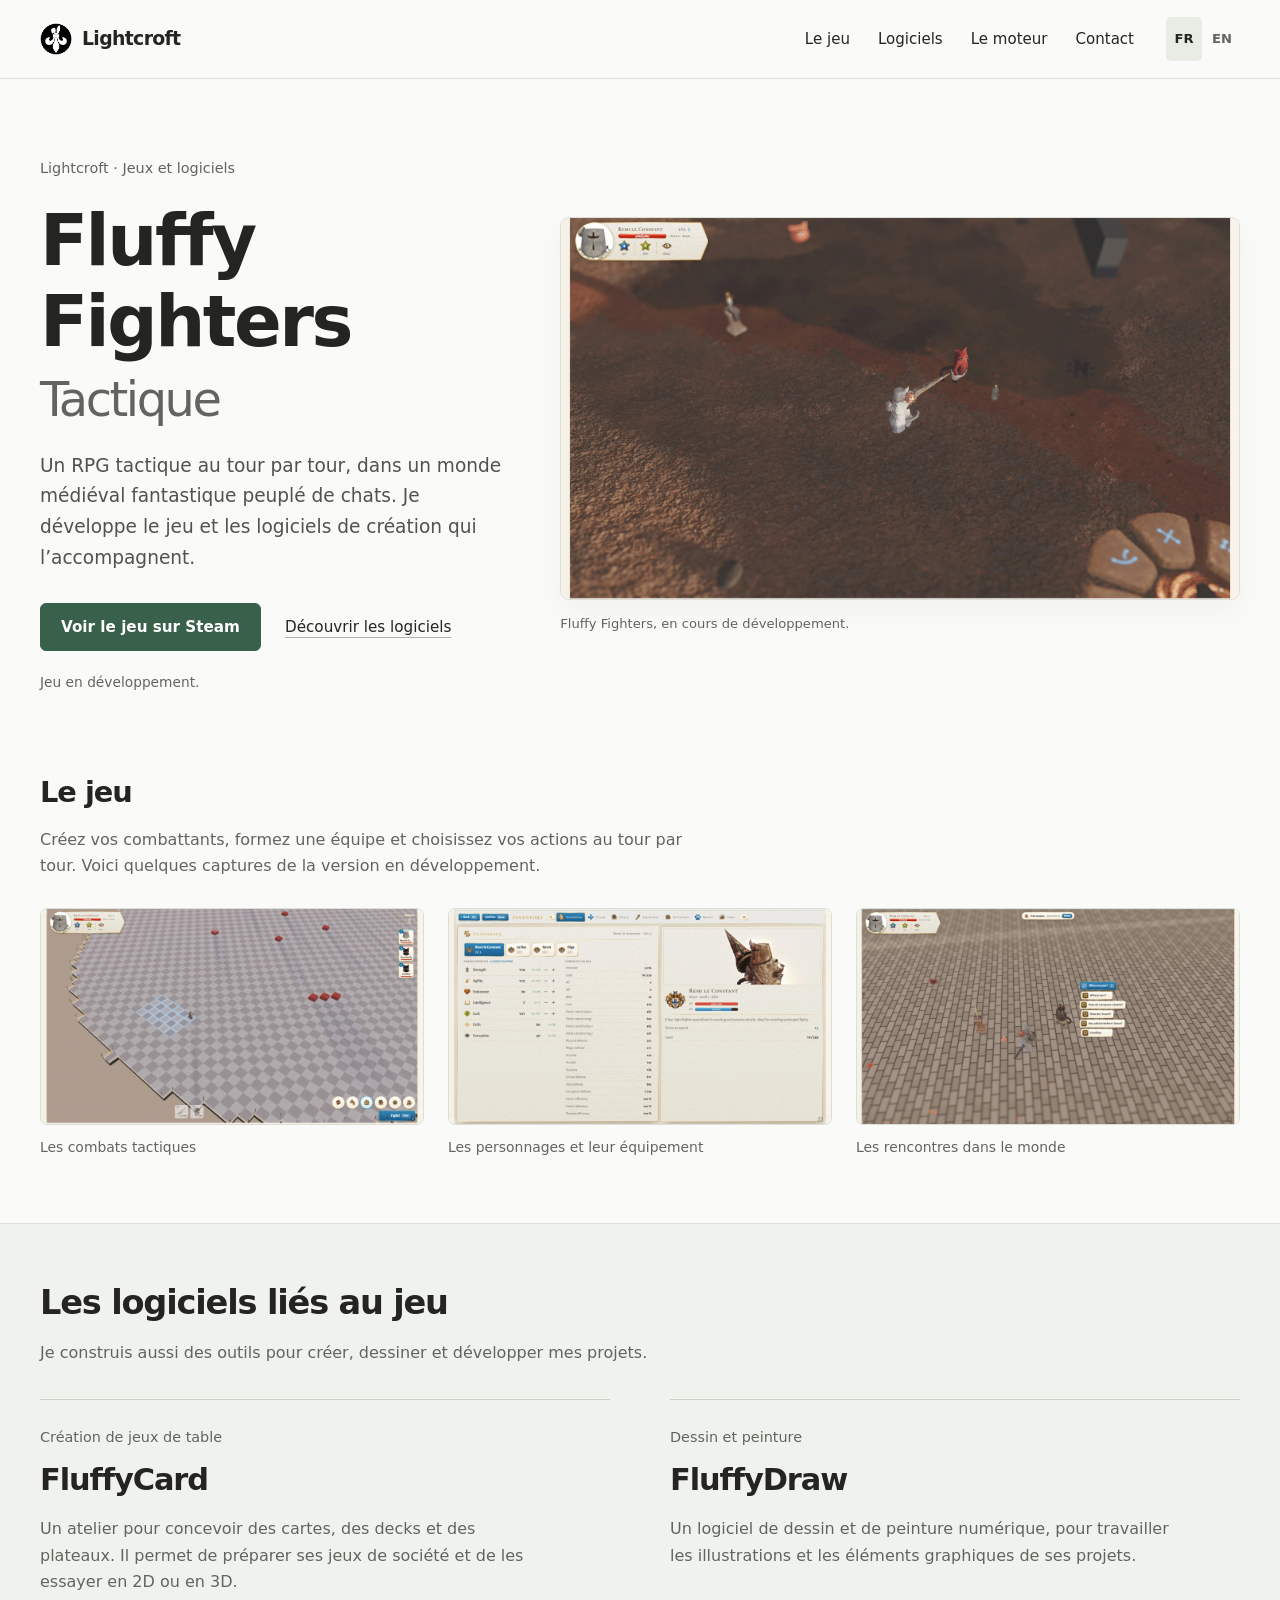
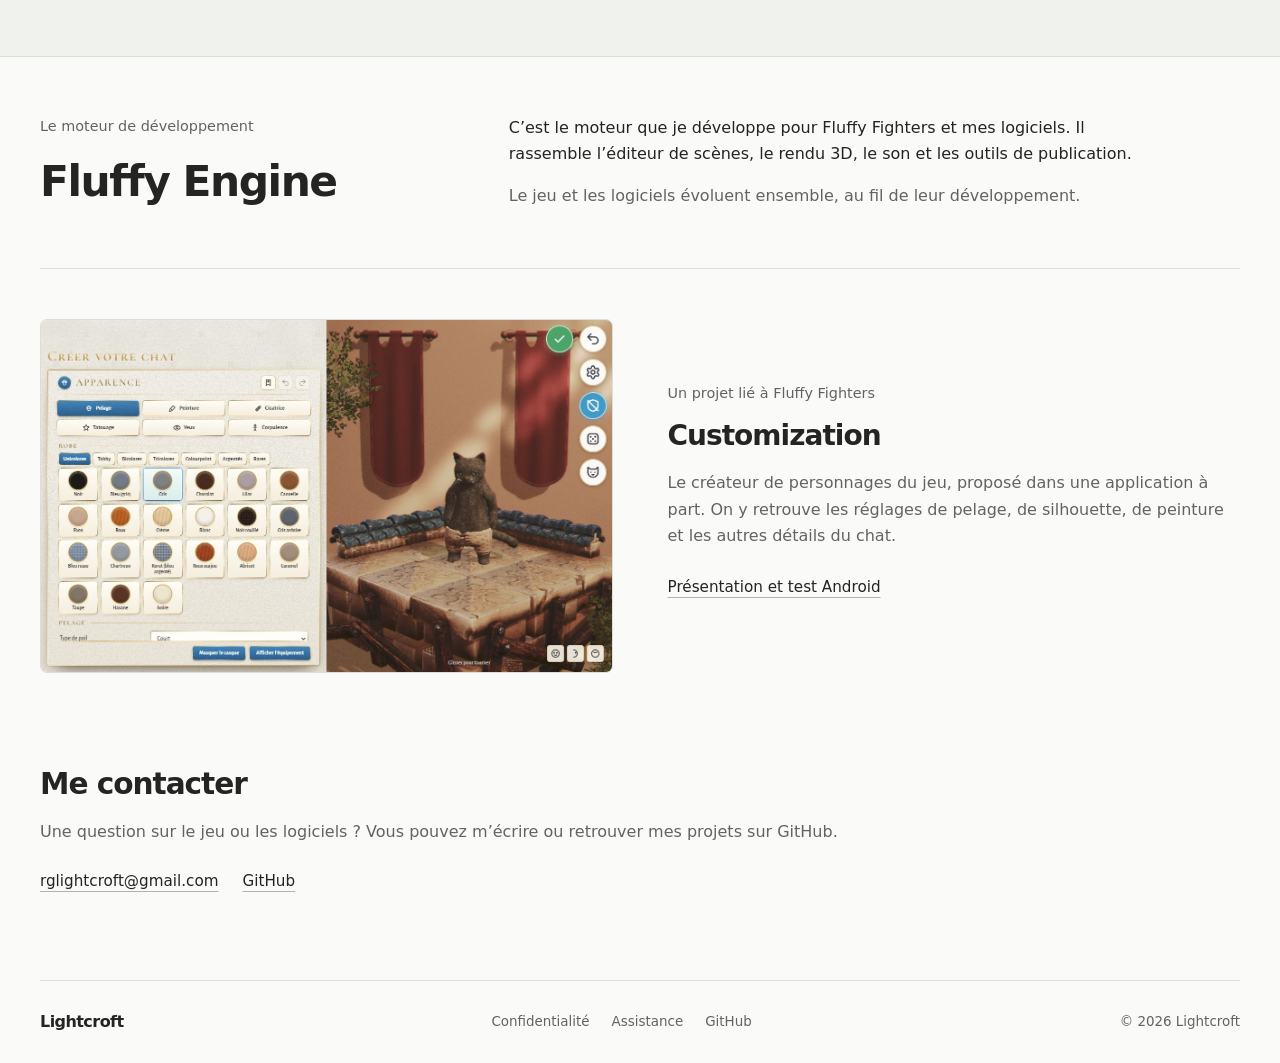
<file: index.html>
<!DOCTYPE html>
<html lang="fr"><head><meta charset="utf-8"/><meta content="width=device-width, initial-scale=1" name="viewport"/><meta content="#fafaf8" name="theme-color"/><title>Lightcroft — Fluffy Fighters et les logiciels Fluffy</title><meta content="Fluffy Fighters, le jeu de rôle tactique de Lightcroft. Découvrez aussi FluffyCard, FluffyDraw et Fluffy Engine, les logiciels développés autour du jeu." name="description"/><meta content="Lightcroft — Fluffy Fighters et les logiciels Fluffy" property="og:title"/><meta content="Fluffy Fighters, le jeu de rôle tactique de Lightcroft. Découvrez aussi FluffyCard, FluffyDraw et Fluffy Engine, les logiciels développés autour du jeu." property="og:description"/><meta content="https://0lightcroft.github.io/fluffy-universe/assets/fighters-world.webp" property="og:image"/><link href="assets/lightcroft.png" rel="icon"/><link href="assets/site.css?v=20261127" rel="stylesheet"/><script defer="" src="assets/site.js?v=20261127"></script></head><body><a class="skip-link" href="#contenu">Aller au contenu</a><header class="site-header"><div class="wrap header-inner"><a class="brand" href="index.html"><img alt="" height="32" src="assets/lightcroft.png" width="32"/><span>Lightcroft</span></a><nav aria-label="Navigation"><a data-en="The game" data-fr="Le jeu" href="index.html#jeu">Le jeu</a><a data-en="Software" data-fr="Logiciels" href="index.html#logiciels">Logiciels</a><a data-en="Engine" data-fr="Le moteur" href="index.html#engine">Le moteur</a><a data-en="Contact" data-fr="Contact" href="index.html#contact">Contact</a></nav><div aria-label="Langue / Language" class="languages" role="group"><button aria-pressed="true" data-language="fr" type="button">FR</button><button aria-pressed="false" data-language="en" type="button">EN</button></div></div></header><main id="contenu"><section class="hero wrap" id="jeu"><div class="hero-copy"><p class="eyebrow" data-en="Lightcroft · Games and software" data-fr="Lightcroft · Jeux et logiciels">Lightcroft · Jeux et logiciels</p><h1>Fluffy Fighters<span class="game-title-sub" data-fr="Tactique" data-en="Tactical">Tactique</span></h1><p class="lead" data-en="A turn-based tactical RPG set in a medieval fantasy world of cats. I’m developing the game and the creative software that goes with it." data-fr="Un RPG tactique au tour par tour, dans un monde médiéval fantastique peuplé de chats. Je développe le jeu et les logiciels de création qui l’accompagnent.">Un RPG tactique au tour par tour, dans un monde médiéval fantastique peuplé de chats. Je développe le jeu et les logiciels de création qui l’accompagnent.</p><div class="actions"><a class="button" data-en="View the game on Steam" data-fr="Voir le jeu sur Steam" href="https://store.steampowered.com/app/3918820/Fluffy_Fighters_Tactique/" rel="noopener noreferrer" target="_blank">Voir le jeu sur Steam</a><a class="text-link" data-en="Explore the software" data-fr="Découvrir les logiciels" href="#logiciels">Découvrir les logiciels</a></div><p class="hero-note" data-en="Game in development." data-fr="Jeu en développement.">Jeu en développement.</p></div><figure class="hero-image"><a aria-label="Agrandir la capture du jeu" href="assets/fighters-world.webp" rel="noopener" target="_blank"><img alt="Un chat équipé dans un décor du jeu Fluffy Fighters" fetchpriority="high" height="1080" src="assets/fighters-world.webp" width="1920"/></a><figcaption data-en="Fluffy Fighters, currently in development." data-fr="Fluffy Fighters, en cours de développement.">Fluffy Fighters, en cours de développement.</figcaption></figure></section><section aria-labelledby="game-heading" class="wrap game-section"><h2 data-en="The game" data-fr="Le jeu" id="game-heading">Le jeu</h2><p class="section-intro" data-en="Create your fighters, build a team and choose your actions each turn. Here are a few screenshots from the version in development." data-fr="Créez vos combattants, formez une équipe et choisissez vos actions au tour par tour. Voici quelques captures de la version en développement.">Créez vos combattants, formez une équipe et choisissez vos actions au tour par tour. Voici quelques captures de la version en développement.</p><div class="game-gallery"><figure><a href="assets/fighters-1.webp" rel="noopener" target="_blank"><img alt="Grille de déplacement et équipe pendant un combat" height="1080" loading="lazy" src="assets/fighters-1.webp" width="1920"/></a><figcaption data-en="Tactical combat" data-fr="Les combats tactiques">Les combats tactiques</figcaption></figure><figure><a href="assets/fighters-team.webp" rel="noopener" target="_blank"><img alt="Statistiques et équipement d’un combattant félin" height="1080" loading="lazy" src="assets/fighters-team.webp" width="1920"/></a><figcaption data-en="Characters and equipment" data-fr="Les personnages et leur équipement">Les personnages et leur équipement</figcaption></figure><figure><a href="assets/fighters-dialogue.webp" rel="noopener" target="_blank"><img alt="Dialogue avec un personnage dans le jeu" height="1080" loading="lazy" src="assets/fighters-dialogue.webp" width="1920"/></a><figcaption data-en="Encounters in the world" data-fr="Les rencontres dans le monde">Les rencontres dans le monde</figcaption></figure></div></section><section class="software-section" id="logiciels"><div class="wrap"><span id="projets"></span><h2 data-en="The software around the game" data-fr="Les logiciels liés au jeu">Les logiciels liés au jeu</h2><p class="section-intro" data-en="I’m also building tools for creating, drawing and developing my projects." data-fr="Je construis aussi des outils pour créer, dessiner et développer mes projets.">Je construis aussi des outils pour créer, dessiner et développer mes projets.</p><div class="software-grid"><article id="fluffycard"><p class="eyebrow" data-en="Tabletop creation" data-fr="Création de jeux de table">Création de jeux de table</p><h3>FluffyCard</h3><p data-en="A workspace for designing cards, decks and boards. Use it to prepare tabletop games and try them in 2D or 3D." data-fr="Un atelier pour concevoir des cartes, des decks et des plateaux. Il permet de préparer ses jeux de société et de les essayer en 2D ou en 3D.">Un atelier pour concevoir des cartes, des decks et des plateaux. Il permet de préparer ses jeux de société et de les essayer en 2D ou en 3D.</p></article><article id="fluffydraw"><p class="eyebrow" data-en="Drawing and painting" data-fr="Dessin et peinture">Dessin et peinture</p><h3>FluffyDraw</h3><p data-en="A digital drawing and painting tool for working on illustrations and graphics for your projects." data-fr="Un logiciel de dessin et de peinture numérique, pour travailler les illustrations et les éléments graphiques de ses projets.">Un logiciel de dessin et de peinture numérique, pour travailler les illustrations et les éléments graphiques de ses projets.</p></article></div></div></section>
<section class="wrap engine-feature" id="engine"><div><p class="eyebrow" data-en="The development engine" data-fr="Le moteur de développement">Le moteur de développement</p><h2>Fluffy Engine</h2></div><div><p data-en="This is the engine I’m developing for Fluffy Fighters and my software. It brings together the scene editor, 3D rendering, audio and publishing tools." data-fr="C’est le moteur que je développe pour Fluffy Fighters et mes logiciels. Il rassemble l’éditeur de scènes, le rendu 3D, le son et les outils de publication.">C’est le moteur que je développe pour Fluffy Fighters et mes logiciels. Il rassemble l’éditeur de scènes, le rendu 3D, le son et les outils de publication.</p><p class="muted" data-en="The game and the tools evolve together as development progresses." data-fr="Le jeu et les logiciels évoluent ensemble, au fil de leur développement.">Le jeu et les logiciels évoluent ensemble, au fil de leur développement.</p></div></section><section class="wrap related-project"><figure><img alt="L’interface du créateur de personnages FluffyFighter Customization" height="781" loading="lazy" src="assets/creator-desktop.webp" width="1264"/></figure><div><p class="eyebrow" data-en="A Fluffy Fighters companion project" data-fr="Un projet lié à Fluffy Fighters">Un projet lié à Fluffy Fighters</p><h2>Customization</h2><p data-en="The game’s character creator, offered as a separate app. It includes coat, build, paint and other cat customization options." data-fr="Le créateur de personnages du jeu, proposé dans une application à part. On y retrouve les réglages de pelage, de silhouette, de peinture et les autres détails du chat.">Le créateur de personnages du jeu, proposé dans une application à part. On y retrouve les réglages de pelage, de silhouette, de peinture et les autres détails du chat.</p><a class="text-link" data-en="About the app and Android test" data-fr="Présentation et test Android" href="tester-fluffyfighter-customization.html">Présentation et test Android</a></div></section><section class="contact-section wrap" id="contact"><h2 data-en="Get in touch" data-fr="Me contacter">Me contacter</h2><p data-en="Have a question about the game or software? You can email me or find my projects on GitHub." data-fr="Une question sur le jeu ou les logiciels ? Vous pouvez m’écrire ou retrouver mes projets sur GitHub.">Une question sur le jeu ou les logiciels ? Vous pouvez m’écrire ou retrouver mes projets sur GitHub.</p><div class="actions"><a class="text-link" href="mailto:rglightcroft@gmail.com">rglightcroft@gmail.com</a><a class="text-link" href="https://github.com/0Lightcroft" rel="noopener noreferrer" target="_blank">GitHub</a></div></section></main><footer class="site-footer wrap"><a class="brand" href="index.html">Lightcroft</a><div><a data-en="Privacy" data-fr="Confidentialité" href="privacy-fluffyfighter-customization.html">Confidentialité</a><a data-en="Support" data-fr="Assistance" href="support-fluffyfighter-customization.html">Assistance</a><a href="https://github.com/0Lightcroft/fluffy-universe" rel="noopener noreferrer" target="_blank">GitHub</a></div><span>© 2026 Lightcroft</span></footer></body></html>
</file>
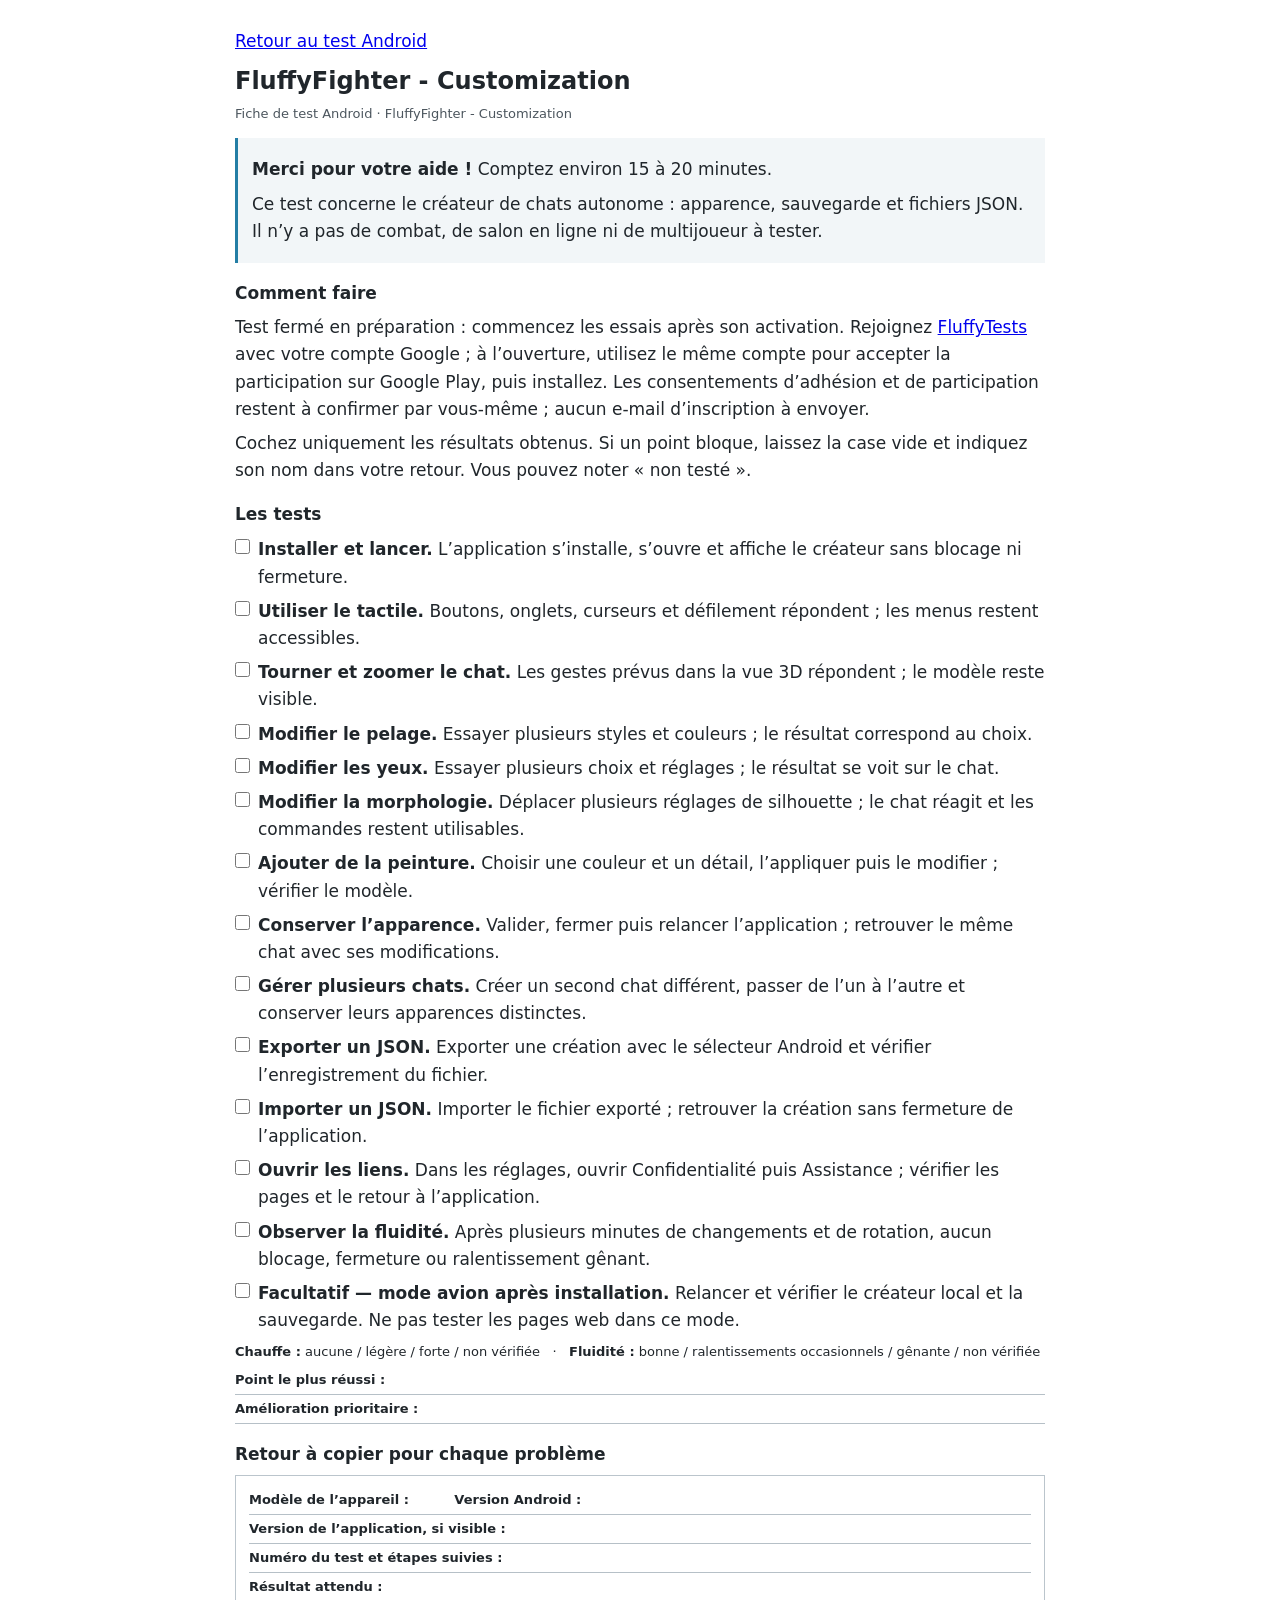
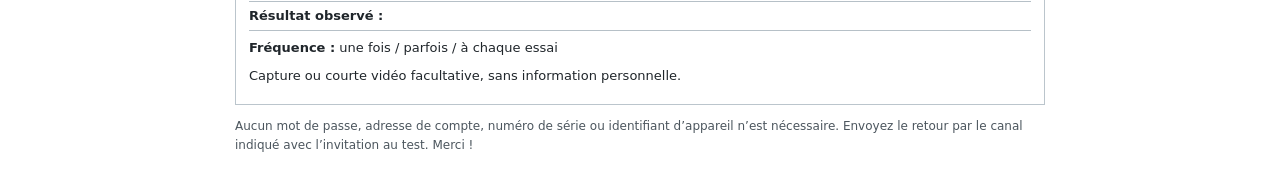
<file: checklist-test-android.html>
<!DOCTYPE html>

<html lang="fr">
<head>
<meta charset="utf-8"/>
<meta content="width=device-width, initial-scale=1" name="viewport"/>
<title>FluffyFighter - Customization — Test Android</title>
<style>
    * { box-sizing: border-box; }
    body { max-width: 850px; margin: 28px auto; padding: 0 20px; font: 17px/1.6 system-ui, sans-serif; color: #20262b; background: #fff; }
    h1 { margin: 0 0 3px; font-size: 24px; }
    .meta { margin: 0 0 14px; color: #4c565e; font-size: 13px; }
    h2 { margin: 17px 0 7px; font-size: 17px; }
    p { margin: 7px 0; }
    .intro { padding: 11px 14px; background: #f2f6f8; border-left: 3px solid #247ea5; }
    .tests { list-style: none; padding: 0; margin: 8px 0; }
    .tests li { margin: 0 0 7px; break-inside: avoid; }
    .tests label { display: flex; align-items: flex-start; gap: 8px; cursor: pointer; }
    input[type="checkbox"] { flex: 0 0 auto; width: 15px; height: 15px; margin: 3px 0 0; accent-color: #247ea5; }
    .feedback { border: 1px solid #bbc5cc; padding: 10px 13px; break-inside: avoid; }
    .line { min-height: 25px; border-bottom: 1px solid #b6c0c7; margin: 4px 0; }
    .small { font-size: 13px; }
    footer { margin-top: 12px; font-size: 12px; color: #4c565e; }
    @page { size: A4; margin: 13mm; }
    @media print {
      body { max-width: none; margin: 0; padding: 0; font-size: 10pt; line-height: 1.25; }
      h1 { font-size: 18pt; }
      h2 { font-size: 12pt; margin-top: 11px; }
      .meta, .small { font-size: 9pt; }
      .intro { padding: 7px 10px; background: none; border: 1px solid #bbc5cc; }
      .tests li { margin-bottom: 5px; }
      .line { min-height: 21px; }
      footer { font-size: 8pt; }
    }
  </style>
</head>
<body><p><a href="tester-fluffyfighter-customization.html">Retour au test Android</a></p>
<header>
<h1>FluffyFighter - Customization</h1>
<p class="meta">Fiche de test Android · FluffyFighter - Customization</p>
</header>
<div class="intro">
<p><strong>Merci pour votre aide !</strong> Comptez environ 15 à 20 minutes.</p>
<p>Ce test concerne le créateur de chats autonome : apparence, sauvegarde et fichiers JSON. Il n’y a pas de combat, de salon en ligne ni de multijoueur à tester.</p>
</div>
<h2>Comment faire</h2>
<p>Test fermé en préparation : commencez les essais après son activation. Rejoignez <a href="https://groups.google.com/g/fluffytests">FluffyTests</a> avec votre compte Google ; à l’ouverture, utilisez le même compte pour accepter la participation sur Google Play, puis installez. Les consentements d’adhésion et de participation restent à confirmer par vous-même ; aucun e-mail d’inscription à envoyer.</p>
<p>Cochez uniquement les résultats obtenus. Si un point bloque, laissez la case vide et indiquez son nom dans votre retour. Vous pouvez noter « non testé ».</p>
<h2>Les tests</h2>
<ul class="tests">
<li><label><input type="checkbox"/><span><strong>Installer et lancer.</strong> L’application s’installe, s’ouvre et affiche le créateur sans blocage ni fermeture.</span></label></li>
<li><label><input type="checkbox"/><span><strong>Utiliser le tactile.</strong> Boutons, onglets, curseurs et défilement répondent ; les menus restent accessibles.</span></label></li>
<li><label><input type="checkbox"/><span><strong>Tourner et zoomer le chat.</strong> Les gestes prévus dans la vue 3D répondent ; le modèle reste visible.</span></label></li>
<li><label><input type="checkbox"/><span><strong>Modifier le pelage.</strong> Essayer plusieurs styles et couleurs ; le résultat correspond au choix.</span></label></li>
<li><label><input type="checkbox"/><span><strong>Modifier les yeux.</strong> Essayer plusieurs choix et réglages ; le résultat se voit sur le chat.</span></label></li>
<li><label><input type="checkbox"/><span><strong>Modifier la morphologie.</strong> Déplacer plusieurs réglages de silhouette ; le chat réagit et les commandes restent utilisables.</span></label></li>
<li><label><input type="checkbox"/><span><strong>Ajouter de la peinture.</strong> Choisir une couleur et un détail, l’appliquer puis le modifier ; vérifier le modèle.</span></label></li>
<li><label><input type="checkbox"/><span><strong>Conserver l’apparence.</strong> Valider, fermer puis relancer l’application ; retrouver le même chat avec ses modifications.</span></label></li>
<li><label><input type="checkbox"/><span><strong>Gérer plusieurs chats.</strong> Créer un second chat différent, passer de l’un à l’autre et conserver leurs apparences distinctes.</span></label></li>
<li><label><input type="checkbox"/><span><strong>Exporter un JSON.</strong> Exporter une création avec le sélecteur Android et vérifier l’enregistrement du fichier.</span></label></li>
<li><label><input type="checkbox"/><span><strong>Importer un JSON.</strong> Importer le fichier exporté ; retrouver la création sans fermeture de l’application.</span></label></li>
<li><label><input type="checkbox"/><span><strong>Ouvrir les liens.</strong> Dans les réglages, ouvrir Confidentialité puis Assistance ; vérifier les pages et le retour à l’application.</span></label></li>
<li><label><input type="checkbox"/><span><strong>Observer la fluidité.</strong> Après plusieurs minutes de changements et de rotation, aucun blocage, fermeture ou ralentissement gênant.</span></label></li>
<li><label><input type="checkbox"/><span><strong>Facultatif — mode avion après installation.</strong> Relancer et vérifier le créateur local et la sauvegarde. Ne pas tester les pages web dans ce mode.</span></label></li>
</ul>
<p class="small"><strong>Chauffe :</strong> aucune / légère / forte / non vérifiée   ·   <strong>Fluidité :</strong> bonne / ralentissements occasionnels / gênante / non vérifiée</p>
<p class="line small"><strong>Point le plus réussi :</strong></p>
<p class="line small"><strong>Amélioration prioritaire :</strong></p>
<h2>Retour à copier pour chaque problème</h2>
<div class="feedback small">
<p class="line"><strong>Modèle de l’appareil :</strong>           <strong>Version Android :</strong></p>
<p class="line"><strong>Version de l’application, si visible :</strong></p>
<p class="line"><strong>Numéro du test et étapes suivies :</strong></p>
<p class="line"><strong>Résultat attendu :</strong></p>
<p class="line"><strong>Résultat observé :</strong></p>
<p><strong>Fréquence :</strong> une fois / parfois / à chaque essai</p>
<p>Capture ou courte vidéo facultative, sans information personnelle.</p>
</div>
<footer>Aucun mot de passe, adresse de compte, numéro de série ou identifiant d’appareil n’est nécessaire. Envoyez le retour par le canal indiqué avec l’invitation au test. Merci !</footer>
</body>
</html>
</file>
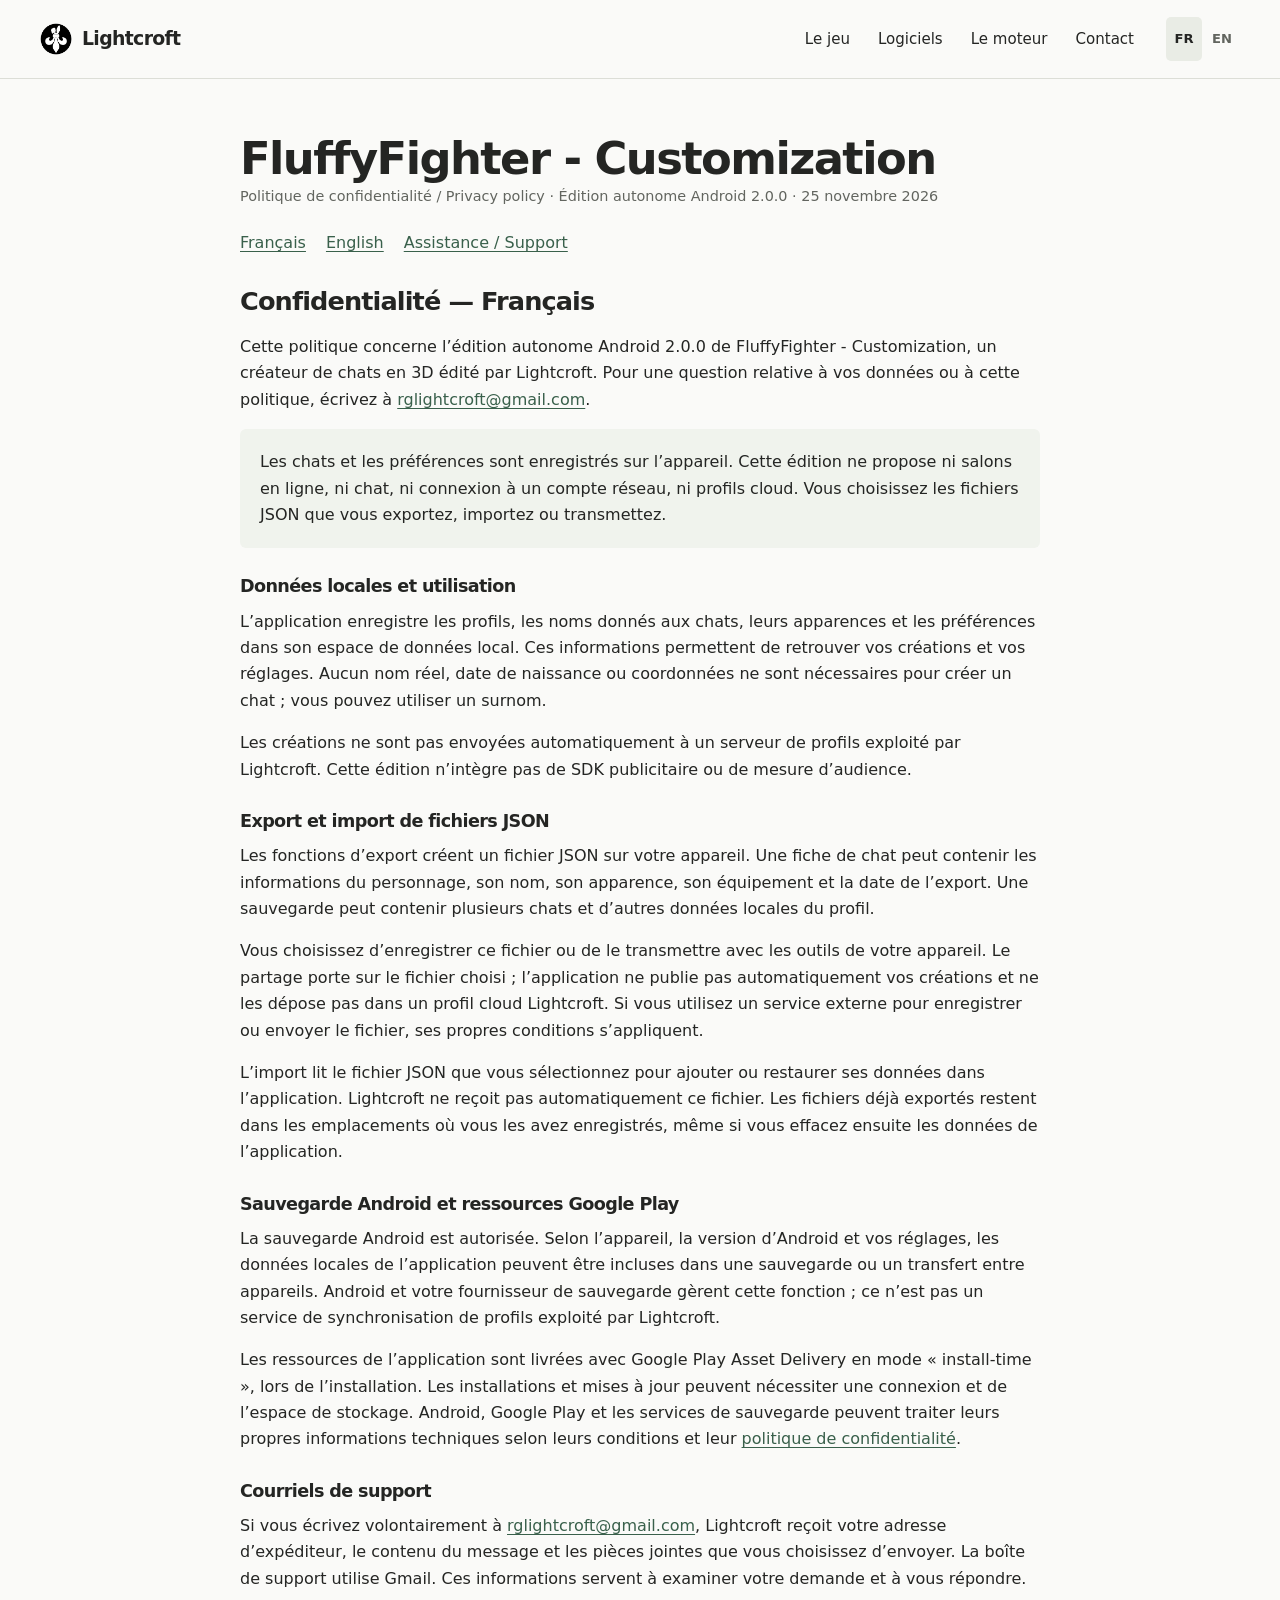
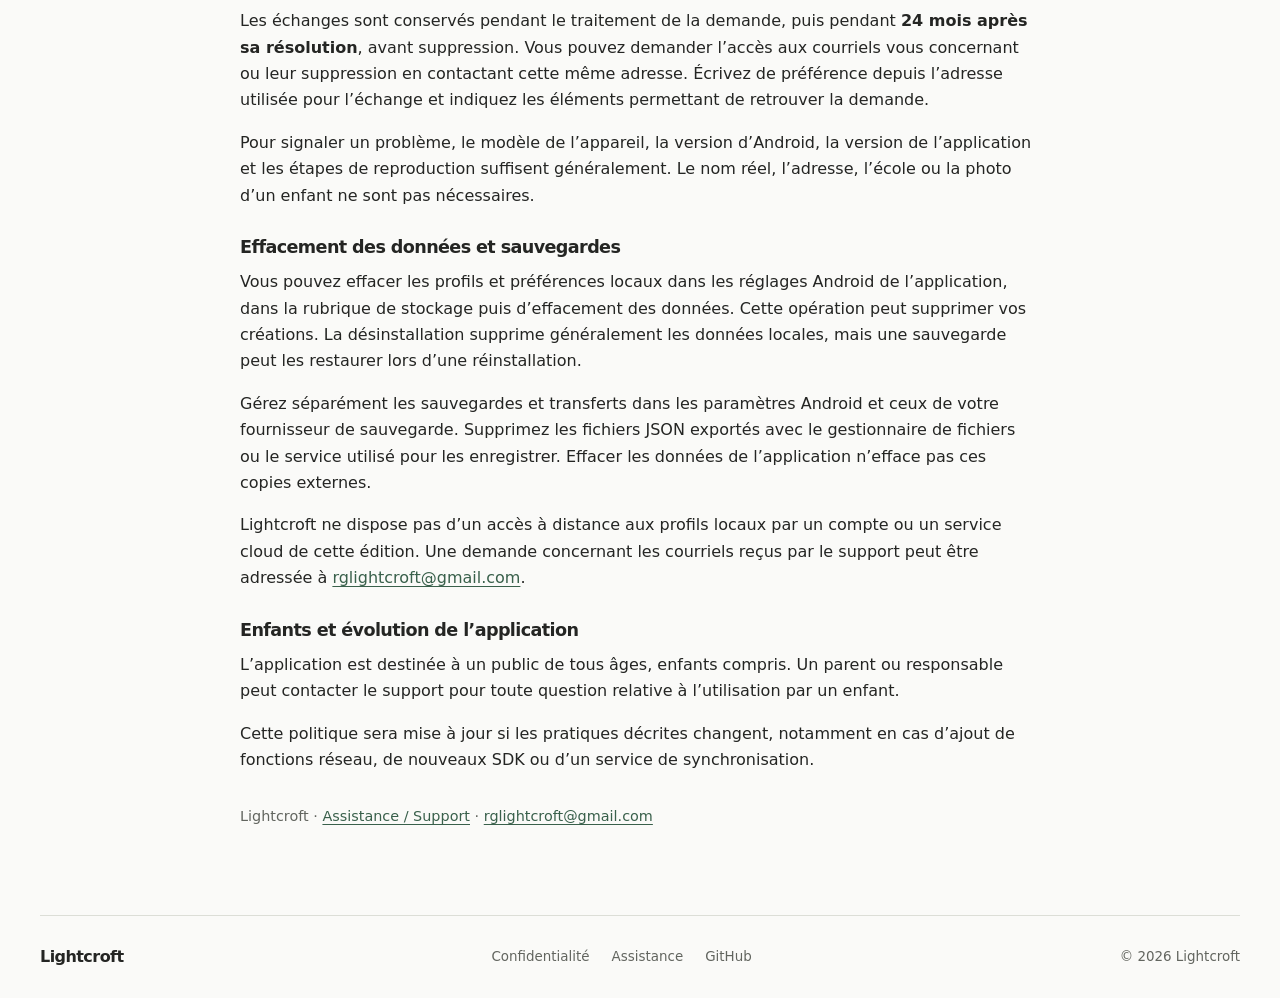
<file: privacy-fluffyfighter-customization.html>
<!DOCTYPE html>

<html lang="fr">
<head>
<meta charset="utf-8"/>
<meta content="width=device-width,initial-scale=1" name="viewport"/>
<title>Confidentialité — FluffyFighter - Customization</title>
<meta content="Informations sur les données locales, les fichiers JSON, les sauvegardes Android et le support de FluffyFighter - Customization." name="description"/>
<link href="assets/site.css?v=20261127" rel="stylesheet"/><script defer="" src="assets/site.js?v=20261127"></script>
</head>
<body class="document"><a class="skip-link" href="#contenu">Aller au contenu</a><header class="site-header"><div class="wrap header-inner"><a class="brand" href="index.html"><img alt="" height="32" src="assets/lightcroft.png" width="32"/><span>Lightcroft</span></a><nav aria-label="Navigation"><a data-en="The game" data-fr="Le jeu" href="index.html#jeu">Le jeu</a><a data-en="Software" data-fr="Logiciels" href="index.html#logiciels">Logiciels</a><a data-en="Engine" data-fr="Le moteur" href="index.html#engine">Le moteur</a><a data-en="Contact" data-fr="Contact" href="index.html#contact">Contact</a></nav><div aria-label="Langue / Language" class="languages" role="group"><button aria-pressed="true" data-language="fr" type="button">FR</button><button aria-pressed="false" data-language="en" type="button">EN</button></div></div></header>
<main id="contenu">
<h1>FluffyFighter - Customization</h1>
<p class="meta">Politique de confidentialité / Privacy policy · Édition autonome Android 2.0.0 · 25 novembre 2026</p>
<nav aria-label="Langue et assistance"><a href="#francais">Français</a><a href="#english">English</a><a href="support-fluffyfighter-customization.html">Assistance / Support</a></nav>
<section aria-labelledby="titre-fr" id="francais" lang="fr">
<h2 id="titre-fr">Confidentialité — Français</h2>
<p>Cette politique concerne l’édition autonome Android 2.0.0 de FluffyFighter - Customization, un créateur de chats en 3D édité par Lightcroft. Pour une question relative à vos données ou à cette politique, écrivez à <a href="mailto:rglightcroft@gmail.com">rglightcroft@gmail.com</a>.</p>
<p class="summary">Les chats et les préférences sont enregistrés sur l’appareil. Cette édition ne propose ni salons en ligne, ni chat, ni connexion à un compte réseau, ni profils cloud. Vous choisissez les fichiers JSON que vous exportez, importez ou transmettez.</p>
<h3>Données locales et utilisation</h3>
<p>L’application enregistre les profils, les noms donnés aux chats, leurs apparences et les préférences dans son espace de données local. Ces informations permettent de retrouver vos créations et vos réglages. Aucun nom réel, date de naissance ou coordonnées ne sont nécessaires pour créer un chat ; vous pouvez utiliser un surnom.</p>
<p>Les créations ne sont pas envoyées automatiquement à un serveur de profils exploité par Lightcroft. Cette édition n’intègre pas de SDK publicitaire ou de mesure d’audience.</p>
<h3>Export et import de fichiers JSON</h3>
<p>Les fonctions d’export créent un fichier JSON sur votre appareil. Une fiche de chat peut contenir les informations du personnage, son nom, son apparence, son équipement et la date de l’export. Une sauvegarde peut contenir plusieurs chats et d’autres données locales du profil.</p>
<p>Vous choisissez d’enregistrer ce fichier ou de le transmettre avec les outils de votre appareil. Le partage porte sur le fichier choisi ; l’application ne publie pas automatiquement vos créations et ne les dépose pas dans un profil cloud Lightcroft. Si vous utilisez un service externe pour enregistrer ou envoyer le fichier, ses propres conditions s’appliquent.</p>
<p>L’import lit le fichier JSON que vous sélectionnez pour ajouter ou restaurer ses données dans l’application. Lightcroft ne reçoit pas automatiquement ce fichier. Les fichiers déjà exportés restent dans les emplacements où vous les avez enregistrés, même si vous effacez ensuite les données de l’application.</p>
<h3>Sauvegarde Android et ressources Google Play</h3>
<p>La sauvegarde Android est autorisée. Selon l’appareil, la version d’Android et vos réglages, les données locales de l’application peuvent être incluses dans une sauvegarde ou un transfert entre appareils. Android et votre fournisseur de sauvegarde gèrent cette fonction ; ce n’est pas un service de synchronisation de profils exploité par Lightcroft.</p>
<p>Les ressources de l’application sont livrées avec Google Play Asset Delivery en mode « install-time », lors de l’installation. Les installations et mises à jour peuvent nécessiter une connexion et de l’espace de stockage. Android, Google Play et les services de sauvegarde peuvent traiter leurs propres informations techniques selon leurs conditions et leur <a href="https://policies.google.com/privacy">politique de confidentialité</a>.</p>
<h3>Courriels de support</h3>
<p>Si vous écrivez volontairement à <a href="mailto:rglightcroft@gmail.com">rglightcroft@gmail.com</a>, Lightcroft reçoit votre adresse d’expéditeur, le contenu du message et les pièces jointes que vous choisissez d’envoyer. La boîte de support utilise Gmail. Ces informations servent à examiner votre demande et à vous répondre.</p>
<p>Les échanges sont conservés pendant le traitement de la demande, puis pendant <strong>24 mois après sa résolution</strong>, avant suppression. Vous pouvez demander l’accès aux courriels vous concernant ou leur suppression en contactant cette même adresse. Écrivez de préférence depuis l’adresse utilisée pour l’échange et indiquez les éléments permettant de retrouver la demande.</p>
<p>Pour signaler un problème, le modèle de l’appareil, la version d’Android, la version de l’application et les étapes de reproduction suffisent généralement. Le nom réel, l’adresse, l’école ou la photo d’un enfant ne sont pas nécessaires.</p>
<h3>Effacement des données et sauvegardes</h3>
<p>Vous pouvez effacer les profils et préférences locaux dans les réglages Android de l’application, dans la rubrique de stockage puis d’effacement des données. Cette opération peut supprimer vos créations. La désinstallation supprime généralement les données locales, mais une sauvegarde peut les restaurer lors d’une réinstallation.</p>
<p>Gérez séparément les sauvegardes et transferts dans les paramètres Android et ceux de votre fournisseur de sauvegarde. Supprimez les fichiers JSON exportés avec le gestionnaire de fichiers ou le service utilisé pour les enregistrer. Effacer les données de l’application n’efface pas ces copies externes.</p>
<p>Lightcroft ne dispose pas d’un accès à distance aux profils locaux par un compte ou un service cloud de cette édition. Une demande concernant les courriels reçus par le support peut être adressée à <a href="mailto:rglightcroft@gmail.com">rglightcroft@gmail.com</a>.</p>
<h3>Enfants et évolution de l’application</h3>
<p>L’application est destinée à un public de tous âges, enfants compris. Un parent ou responsable peut contacter le support pour toute question relative à l’utilisation par un enfant.</p>
<p>Cette politique sera mise à jour si les pratiques décrites changent, notamment en cas d’ajout de fonctions réseau, de nouveaux SDK ou d’un service de synchronisation.</p>
</section>
<section aria-labelledby="title-en" id="english" lang="en">
<h2 id="title-en">Privacy — English</h2>
<p>This policy covers the standalone Android 2.0.0 edition of FluffyFighter - Customization, a 3D cat creator published by Lightcroft. For questions about your information or this policy, contact <a href="mailto:rglightcroft@gmail.com">rglightcroft@gmail.com</a>.</p>
<p class="summary">Cats and preferences are saved on the device. This edition has no online rooms, chat, network-account sign-in or cloud profiles. You choose the JSON files you export, import or send.</p>
<h3>Local information and its use</h3>
<p>The app stores profiles, cat names, appearances and preferences in its local data area. This information lets you restore your creations and settings. Creating a cat does not require a real name, date of birth or contact details; you can use a nickname.</p>
<p>Creations are not automatically sent to a profile server operated by Lightcroft. This edition does not integrate an advertising or audience-analytics SDK.</p>
<h3>JSON file export and import</h3>
<p>Export functions create a JSON file on your device. A cat card can contain character information, its name, appearance, equipment and the export date. A backup can contain several cats and other local profile data.</p>
<p>You choose whether to save the file or send it using your device’s tools. Sharing concerns the selected file; the app does not automatically publish your creations or place them in a Lightcroft cloud profile. If you use an external service to save or send a file, that service’s own terms apply.</p>
<p>Import reads the JSON file you select to add or restore its data in the app. Lightcroft does not automatically receive the file. Exported files remain wherever you saved them, even if you later clear the app’s data.</p>
<h3>Android backup and Google Play resources</h3>
<p>Android backup is enabled. Depending on the device, Android version and your settings, local app data may be included in a backup or device-to-device transfer. Android and your backup provider manage this feature; it is not a profile-sync service operated by Lightcroft.</p>
<p>App resources are delivered through Google Play Asset Delivery in “install-time” mode during installation. Installations and updates can require a connection and storage space. Android, Google Play and backup services may process their own technical information under their terms and <a href="https://policies.google.com/privacy">privacy policy</a>.</p>
<h3>Support emails</h3>
<p>If you voluntarily email <a href="mailto:rglightcroft@gmail.com">rglightcroft@gmail.com</a>, Lightcroft receives your sender address, the message and any attachments you choose to provide. The support mailbox uses Gmail. This information is used to investigate and answer your request.</p>
<p>Exchanges are kept while the request is being handled, then for <strong>24 months after its resolution</strong>, before deletion. You can request access to emails concerning you or ask for their deletion by contacting the same address. Preferably write from the address used for the exchange and provide enough information to locate the request.</p>
<p>To report an issue, the device model, Android version, app version and reproduction steps are usually sufficient. A child’s real name, address, school or photograph is not required.</p>
<h3>Deletion and backups</h3>
<p>You can erase local profiles and preferences through the app’s Android storage settings and the clear-data control. This can delete your creations. Uninstalling normally removes local app data, but a backup may restore it when the app is reinstalled.</p>
<p>Manage backups and device transfers separately through Android and your backup provider’s settings. Delete exported JSON files using the file manager or service where you saved them. Clearing the app’s data does not delete those external copies.</p>
<p>Lightcroft has no remote access to local profiles through an account or cloud service in this edition. Requests about emails received by support can be sent to <a href="mailto:rglightcroft@gmail.com">rglightcroft@gmail.com</a>.</p>
<h3>Children and app changes</h3>
<p>The app is intended for all ages, including children. A parent or guardian can contact support about a child’s use of the app.</p>
<p>This policy will be updated if these practices change, including the addition of networking features, new SDKs or a synchronization service.</p>
</section>
<footer><p>Lightcroft · <a href="support-fluffyfighter-customization.html">Assistance / Support</a> · <a href="mailto:rglightcroft@gmail.com">rglightcroft@gmail.com</a></p></footer>
</main>
<footer class="site-footer wrap"><a class="brand" href="index.html">Lightcroft</a><div><a data-en="Privacy" data-fr="Confidentialité" href="privacy-fluffyfighter-customization.html">Confidentialité</a><a data-en="Support" data-fr="Assistance" href="support-fluffyfighter-customization.html">Assistance</a><a href="https://github.com/0Lightcroft/fluffy-universe" rel="noopener noreferrer" target="_blank">GitHub</a></div><span>© 2026 Lightcroft</span></footer></body>
</html>
</file>
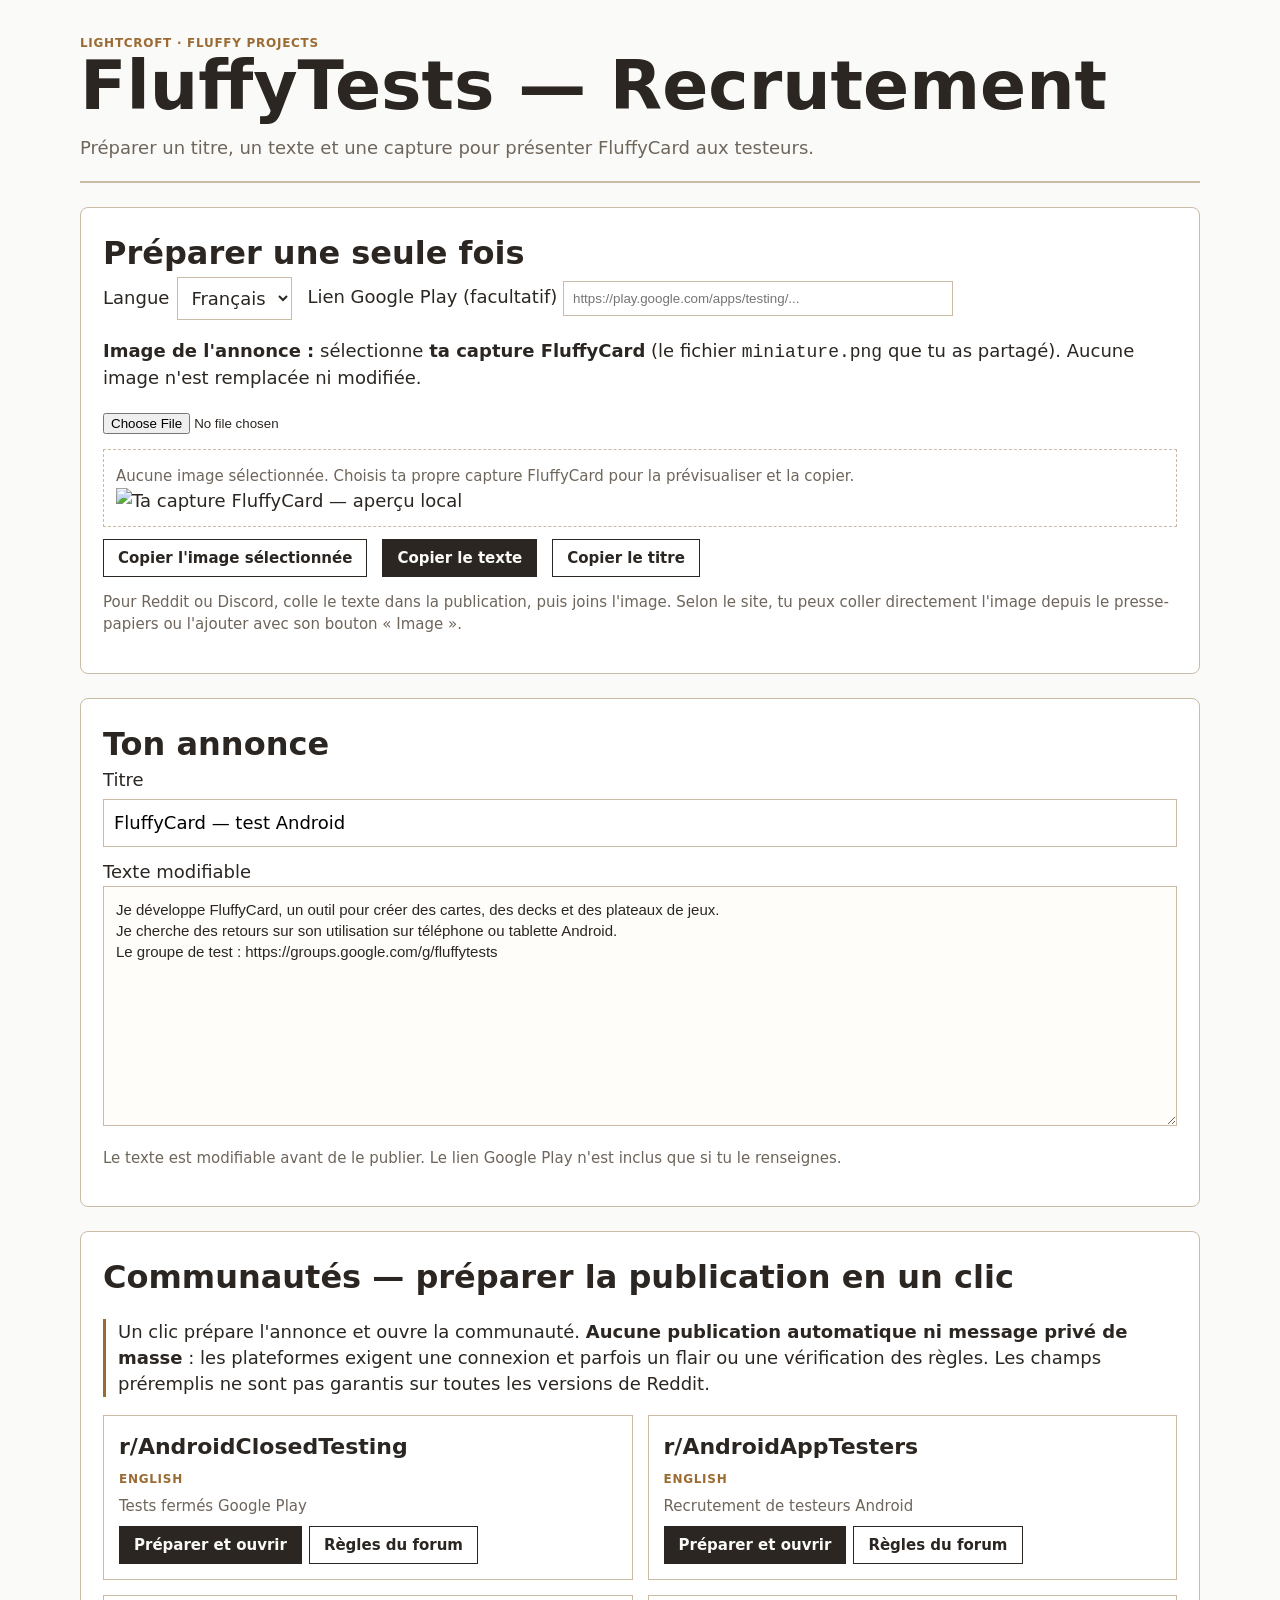
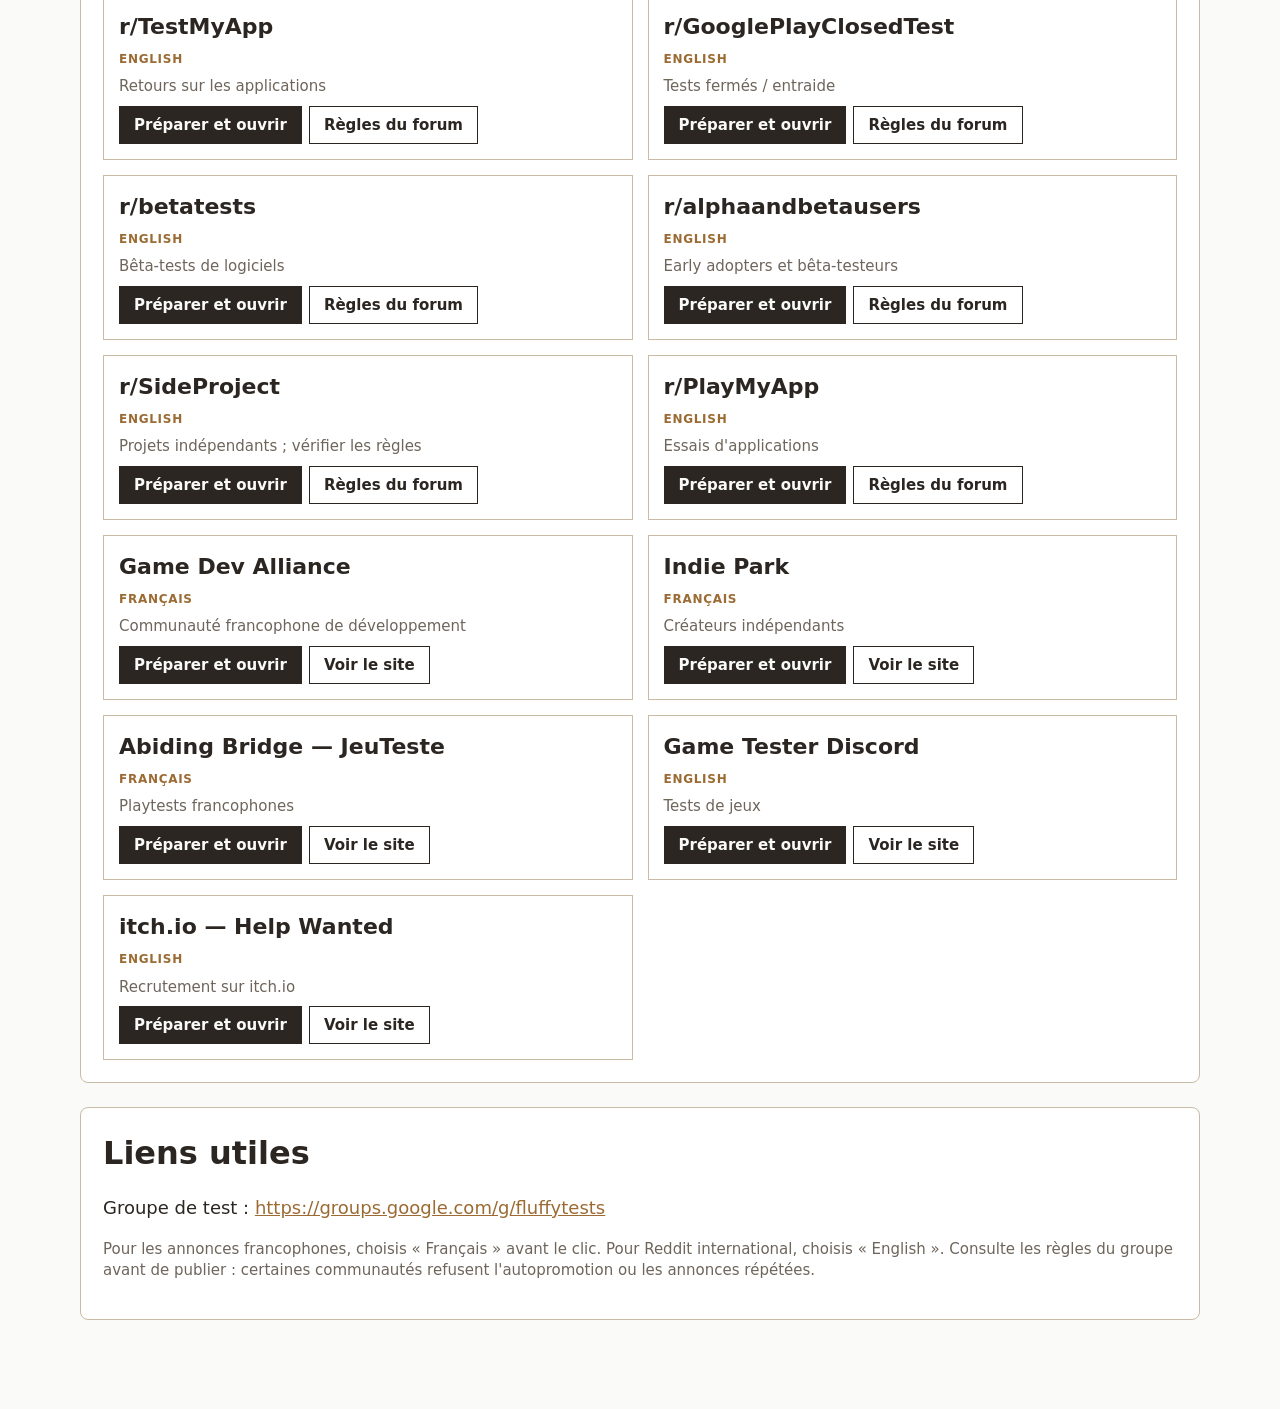
<file: recrutement.html>
<!DOCTYPE html>

<html lang="fr">
<head>
<meta charset="utf-8"/><meta content="width=device-width,initial-scale=1" name="viewport"/>
<meta content="noindex,nofollow" name="robots"/>
<title>FluffyTests — Outil de recrutement | Lightcroft</title>
<style>
:root{--paper:#fafaf8;--panel:#ffffff;--ink:#2b2621;--brown:#9b6b33;--line:#c9bba6;--muted:#6e655b}
*{box-sizing:border-box}body{margin:0;background:var(--paper);color:var(--ink);font:18px/1.45 system-ui,sans-serif}main{width:min(1120px,calc(100% - 32px));margin:auto;padding:35px 0 90px}header{border-bottom:2px solid var(--line);padding-bottom:20px}h1,h2{font-family:system-ui,sans-serif;margin:0}h1{font-size:clamp(40px,6vw,68px);line-height:1}h2{font-size:32px}small,.sub{color:var(--muted)}.sub{max-width:800px;margin:15px 0 0}.panel{background:var(--panel);border:1px solid var(--line);padding:22px;border-radius:8px;margin-top:24px}.flex{display:flex;gap:15px;align-items:center;flex-wrap:wrap}button,a.action{font:700 15px system-ui,sans-serif;cursor:pointer;border:1px solid var(--ink);color:var(--paper);background:var(--ink);padding:9px 14px;text-decoration:none;display:inline-block}button.alt,a.action.alt{background:var(--panel);color:var(--ink)}button:focus-visible,a:focus-visible,select:focus-visible,textarea:focus-visible{outline:3px solid var(--brown);outline-offset:3px}select{background:var(--panel);border:1px solid var(--line);padding:9px;font:inherit;color:var(--ink)}.note{font-size:15px;color:var(--muted)}.picture{max-width:540px;max-height:285px;object-fit:contain;background:#e9e2d7;border:1px solid var(--line);padding:4px;display:none}.preview{border:1px dashed var(--line);min-height:70px;padding:12px;margin-top:14px}.preview img{max-width:100%;max-height:280px;display:block;object-fit:contain}.lang-switch{display:flex;gap:8px;align-items:center}.grid{display:grid;grid-template-columns:repeat(2,minmax(0,1fr));gap:15px;margin-top:15px}.community{border:1px solid var(--line);background:var(--panel);padding:15px;display:flex;flex-direction:column;gap:8px}.community strong{font-size:22px}.community small{display:block}.community .actions{display:flex;flex-wrap:wrap;gap:7px;margin-top:auto}.tag{color:var(--brown);font-weight:700;letter-spacing:.06em;text-transform:uppercase;font-size:12px}textarea{width:100%;min-height:240px;resize:vertical;border:1px solid var(--line);padding:12px;background:#fffdfa;color:var(--ink);font:15px/1.4 sans-serif}#toast{position:fixed;bottom:18px;left:18px;background:#302820;color:#faf8f3;padding:10px 16px;display:none;max-width:calc(100% - 36px);z-index:2}#toast.show{display:block}.warning{border-left:3px solid var(--brown);padding-left:12px}a.textlink{color:var(--brown)}@media(max-width:720px){.grid{grid-template-columns:1fr}.panel{padding:16px}}
</style>
</head>
<body>
<main>
<header>
<div class="tag">Lightcroft · Fluffy Projects</div>
<h1>FluffyTests — Recrutement</h1>
<p class="sub">Préparer un titre, un texte et une capture pour présenter FluffyCard aux testeurs.</p>
</header>
<section aria-label="Préparation" class="panel">
<h2>Préparer une seule fois</h2>
<div class="flex">
<label class="lang-switch">Langue <select id="lang"><option value="fr">Français</option><option value="en">English</option></select></label>
<label>Lien Google Play (facultatif) <input id="play" placeholder="https://play.google.com/apps/testing/..." style="width:min(390px,90vw);padding:9px;border:1px solid #c9bba6" type="url"/></label>
</div>
<p><strong>Image de l'annonce :</strong> sélectionne <strong>ta capture FluffyCard</strong> (le fichier <code>miniature.png</code> que tu as partagé). Aucune image n'est remplacée ni modifiée.</p>
<input accept="image/png,image/jpeg,image/webp" aria-label="Choisir la vraie image de FluffyCard" id="file" type="file"/>
<div class="preview"><span class="note" id="noimage">Aucune image sélectionnée. Choisis ta propre capture FluffyCard pour la prévisualiser et la copier.</span><img alt="Ta capture FluffyCard — aperçu local" hidden="" id="img"/></div>
<div class="flex" style="margin-top:12px">
<button class="alt" id="copy-image" type="button">Copier l'image sélectionnée</button>
<button id="copy-text" type="button">Copier le texte</button>
<button class="alt" id="copy-title" type="button">Copier le titre</button>
</div>
<p class="note">Pour Reddit ou Discord, colle le texte dans la publication, puis joins l'image. Selon le site, tu peux coller directement l'image depuis le presse-papiers ou l'ajouter avec son bouton « Image ».</p>
</section>
<section class="panel">
<h2>Ton annonce</h2>
<label for="title">Titre</label><input aria-label="Titre de l'annonce" id="title" style="width:100%;padding:10px;margin:6px 0 12px;border:1px solid #c9bba6;font:inherit"/>
<label for="body">Texte modifiable</label><textarea id="body"></textarea>
<p class="note">Le texte est modifiable avant de le publier. Le lien Google Play n'est inclus que si tu le renseignes.</p>
</section>
<section class="panel">
<h2>Communautés — préparer la publication en un clic</h2>
<p class="warning">Un clic prépare l'annonce et ouvre la communauté. <strong>Aucune publication automatique ni message privé de masse</strong> : les plateformes exigent une connexion et parfois un flair ou une vérification des règles. Les champs préremplis ne sont pas garantis sur toutes les versions de Reddit.</p>
<div class="grid" id="list"></div>
</section>
<section class="panel"><h2>Liens utiles</h2>
<p>Groupe de test : <a class="textlink" href="https://groups.google.com/g/fluffytests" rel="noopener noreferrer" target="_blank">https://groups.google.com/g/fluffytests</a></p>
<p class="note">Pour les annonces francophones, choisis « Français » avant le clic. Pour Reddit international, choisis « English ». Consulte les règles du groupe avant de publier : certaines communautés refusent l'autopromotion ou les annonces répétées.</p>
</section>
</main><div aria-live="polite" id="toast" role="status"></div>
<script>
const communities=[
{name:"r/AndroidClosedTesting",type:"reddit",slug:"AndroidClosedTesting",language:"en",note:"Tests fermés Google Play",priority:true},
{name:"r/AndroidAppTesters",type:"reddit",slug:"AndroidAppTesters",language:"en",note:"Recrutement de testeurs Android",priority:true},
{name:"r/TestMyApp",type:"reddit",slug:"TestMyApp",language:"en",note:"Retours sur les applications"},
{name:"r/GooglePlayClosedTest",type:"reddit",slug:"GooglePlayClosedTest",language:"en",note:"Tests fermés / entraide"},
{name:"r/betatests",type:"reddit",slug:"betatests",language:"en",note:"Bêta-tests de logiciels"},
{name:"r/alphaandbetausers",type:"reddit",slug:"alphaandbetausers",language:"en",note:"Early adopters et bêta-testeurs"},
{name:"r/SideProject",type:"reddit",slug:"SideProject",language:"en",note:"Projets indépendants ; vérifier les règles"},
{name:"r/PlayMyApp",type:"reddit",slug:"PlayMyApp",language:"en",note:"Essais d'applications"},
{name:"Game Dev Alliance",type:"discord",url:"https://discord.com/servers/game-dev-alliance-218745934652112899",language:"fr",note:"Communauté francophone de développement"},
{name:"Indie Park",type:"discord",url:"https://discord.com/servers/indie-park-1021378341267320872",language:"fr",note:"Créateurs indépendants"},
{name:"Abiding Bridge — JeuTeste",type:"web",url:"https://abidingbridge.com/discord/",language:"fr",note:"Playtests francophones"},
{name:"Game Tester Discord",type:"discord",url:"https://discord.com/servers/game-tester-714118048155697153",language:"en",note:"Tests de jeux"},
{name:"itch.io — Help Wanted",type:"web",url:"https://itch.io/board/10020/help-wanted-or-offered",language:"en",note:"Recrutement sur itch.io"}
];
const $=(id)=>document.getElementById(id);
let userEdited=false;
let currentImageFile=null;
const group="https://groups.google.com/g/fluffytests";
const translations={"fr": {"title": "FluffyCard — test Android", "body": "Je développe FluffyCard, un outil pour créer des cartes, des decks et des plateaux de jeux.\nJe cherche des retours sur son utilisation sur téléphone ou tablette Android.\nLe groupe de test : https://groups.google.com/g/fluffytests"}, "en": {"title": "FluffyCard — Android test", "body": "I’m developing FluffyCard, a tool for creating cards, decks and game boards.\nI’m looking for feedback on using it on Android phones and tablets.\nTest group: https://groups.google.com/g/fluffytests"}};
let lastLang="fr";
function toast(s){$("toast").textContent=s;$("toast").classList.add("show");setTimeout(()=>$("toast").classList.remove("show"),4200)}
function buildText(lang){let o=translations[lang];let play=$("play").value.trim();return {title:o.title,body:o.body+(play?"\n\nGoogle Play opt-in:\n"+play:"")}}
function renderText(){const x=buildText($("lang").value);$("title").value=x.title;$("body").value=x.body;lastLang=$("lang").value;userEdited=false}
$("lang").addEventListener("change",renderText);
$("play").addEventListener("input",()=>{if(!userEdited)renderText()});
$("body").addEventListener("input",()=>userEdited=true);
$("title").addEventListener("input",()=>userEdited=true);
$("file").addEventListener("change",e=>{const f=e.target.files?.[0];if(!f)return; if(!f.type.startsWith("image/")){toast("Sélectionne un fichier image.");return} currentImageFile=f;const i=$("img");i.src=URL.createObjectURL(f);i.hidden=false;$("noimage").hidden=true;toast("Ta vraie capture est sélectionnée. Tu peux la copier.");});
async function copyText(t){try{await navigator.clipboard.writeText(t);toast("Texte copié — colle-le dans le site ouvert.")}catch(err){toast("Copie manuellement le texte dans le champ de l'annonce.")}}
$("copy-text").addEventListener("click",()=>copyText($("body").value));
$("copy-title").addEventListener("click",()=>copyText($("title").value));
$("copy-image").addEventListener("click",async()=>{if(!currentImageFile){toast("Choisis d'abord ta capture FluffyCard.");return}try{let png;if(currentImageFile.type==="image/png")png=currentImageFile;else{let bitmap=await createImageBitmap(currentImageFile);let canvas=document.createElement("canvas");canvas.width=bitmap.width;canvas.height=bitmap.height;canvas.getContext("2d").drawImage(bitmap,0,0);png=await new Promise(ok=>canvas.toBlob(ok,"image/png"))}await navigator.clipboard.write([new ClipboardItem({"image/png":png})]);toast("Ton image a été copiée. Colle-la dans la publication si le site le permet.")}catch(err){toast("Ce navigateur refuse la copie de l'image. Ajoute le fichier avec le bouton Image du site.")}});
async function prepare(c){
const x=buildText(c.language);
$("lang").value=c.language;renderText();
const title=$("title").value,body=$("body").value;
let url=c.type==="reddit"?"https://www.reddit.com/r/"+encodeURIComponent(c.slug)+"/submit?title="+encodeURIComponent(title):c.url;
window.open(url,"_blank","noopener,noreferrer");
await copyText(body);
}
const parent=$("list");
communities.forEach(c=>{
let card=document.createElement("div");card.className="community";
let head=document.createElement("strong");head.textContent=c.name;
let tag=document.createElement("span");tag.className="tag";tag.textContent=c.language==="fr"?"Français":"English";
let note=document.createElement("small");note.textContent=c.note;
let actions=document.createElement("div");actions.className="actions";
let btn=document.createElement("button");btn.textContent="Préparer et ouvrir";btn.onclick=()=>prepare(c);
let rules=document.createElement("a");rules.className="action alt";rules.target="_blank";rules.rel="noopener noreferrer";rules.href=c.type==="reddit"?"https://www.reddit.com/r/"+encodeURIComponent(c.slug)+"/about/rules":c.url;rules.textContent=c.type==="reddit"?"Règles du forum":"Voir le site";
actions.append(btn,rules);card.append(head,tag,note,actions);parent.append(card);
});
renderText();
</script>
</body></html>
</file>
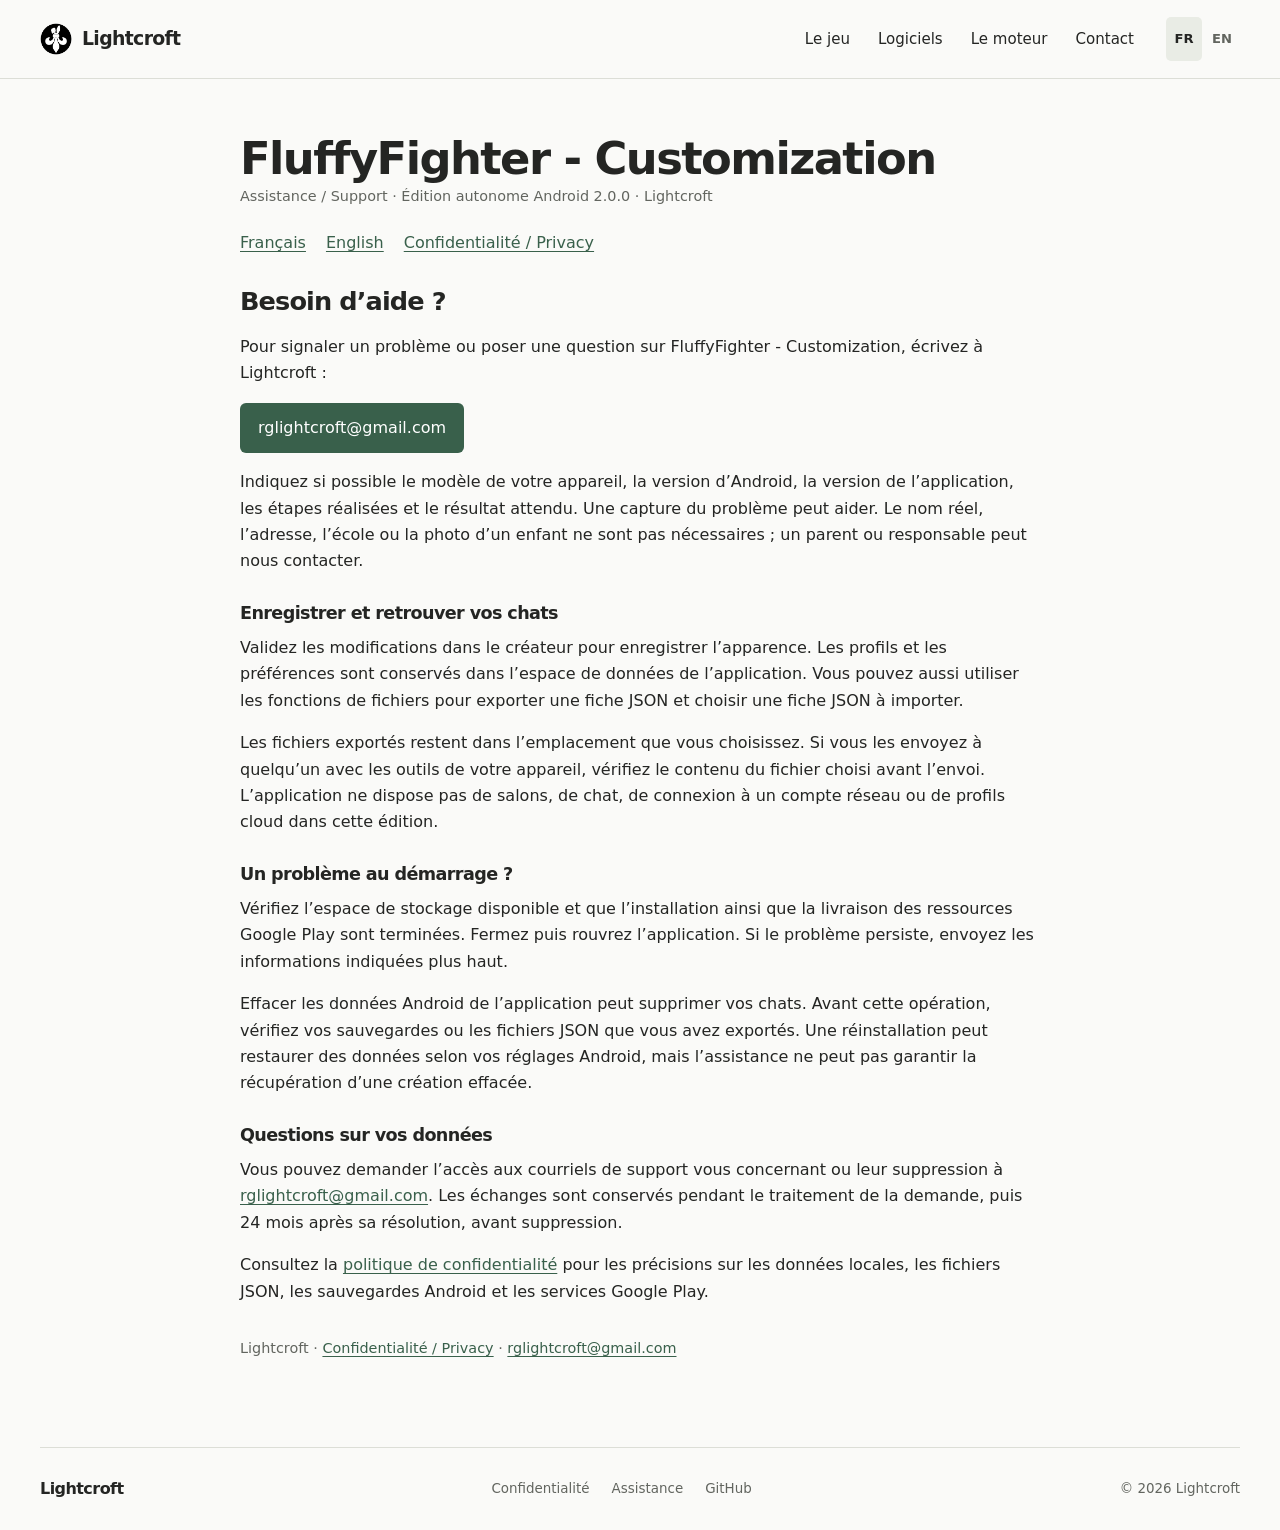
<file: support-fluffyfighter-customization.html>
<!DOCTYPE html>

<html lang="fr">
<head>
<meta charset="utf-8"/>
<meta content="width=device-width,initial-scale=1" name="viewport"/>
<title>Assistance — FluffyFighter - Customization</title>
<meta content="Contacter Lightcroft et obtenir de l’aide pour FluffyFighter - Customization sur Android." name="description"/>
<link href="assets/site.css?v=20261127" rel="stylesheet"/><script defer="" src="assets/site.js?v=20261127"></script>
</head>
<body class="document"><a class="skip-link" href="#contenu">Aller au contenu</a><header class="site-header"><div class="wrap header-inner"><a class="brand" href="index.html"><img alt="" height="32" src="assets/lightcroft.png" width="32"/><span>Lightcroft</span></a><nav aria-label="Navigation"><a data-en="The game" data-fr="Le jeu" href="index.html#jeu">Le jeu</a><a data-en="Software" data-fr="Logiciels" href="index.html#logiciels">Logiciels</a><a data-en="Engine" data-fr="Le moteur" href="index.html#engine">Le moteur</a><a data-en="Contact" data-fr="Contact" href="index.html#contact">Contact</a></nav><div aria-label="Langue / Language" class="languages" role="group"><button aria-pressed="true" data-language="fr" type="button">FR</button><button aria-pressed="false" data-language="en" type="button">EN</button></div></div></header>
<main id="contenu">
<h1>FluffyFighter - Customization</h1>
<p class="meta">Assistance / Support · Édition autonome Android 2.0.0 · Lightcroft</p>
<nav aria-label="Langue et confidentialité"><a href="#francais">Français</a><a href="#english">English</a><a href="privacy-fluffyfighter-customization.html">Confidentialité / Privacy</a></nav>
<section aria-labelledby="titre-fr" id="francais" lang="fr">
<h2 id="titre-fr">Besoin d’aide ?</h2>
<p>Pour signaler un problème ou poser une question sur FluffyFighter - Customization, écrivez à Lightcroft :</p>
<p><a class="contact" href="mailto:rglightcroft@gmail.com?subject=FluffyFighter%20-%20Customization%20-%20Support">rglightcroft@gmail.com</a></p>
<p>Indiquez si possible le modèle de votre appareil, la version d’Android, la version de l’application, les étapes réalisées et le résultat attendu. Une capture du problème peut aider. Le nom réel, l’adresse, l’école ou la photo d’un enfant ne sont pas nécessaires ; un parent ou responsable peut nous contacter.</p>
<h3>Enregistrer et retrouver vos chats</h3>
<p>Validez les modifications dans le créateur pour enregistrer l’apparence. Les profils et les préférences sont conservés dans l’espace de données de l’application. Vous pouvez aussi utiliser les fonctions de fichiers pour exporter une fiche JSON et choisir une fiche JSON à importer.</p>
<p>Les fichiers exportés restent dans l’emplacement que vous choisissez. Si vous les envoyez à quelqu’un avec les outils de votre appareil, vérifiez le contenu du fichier choisi avant l’envoi. L’application ne dispose pas de salons, de chat, de connexion à un compte réseau ou de profils cloud dans cette édition.</p>
<h3>Un problème au démarrage ?</h3>
<p>Vérifiez l’espace de stockage disponible et que l’installation ainsi que la livraison des ressources Google Play sont terminées. Fermez puis rouvrez l’application. Si le problème persiste, envoyez les informations indiquées plus haut.</p>
<p>Effacer les données Android de l’application peut supprimer vos chats. Avant cette opération, vérifiez vos sauvegardes ou les fichiers JSON que vous avez exportés. Une réinstallation peut restaurer des données selon vos réglages Android, mais l’assistance ne peut pas garantir la récupération d’une création effacée.</p>
<h3>Questions sur vos données</h3>
<p>Vous pouvez demander l’accès aux courriels de support vous concernant ou leur suppression à <a href="mailto:rglightcroft@gmail.com">rglightcroft@gmail.com</a>. Les échanges sont conservés pendant le traitement de la demande, puis 24 mois après sa résolution, avant suppression.</p>
<p>Consultez la <a href="privacy-fluffyfighter-customization.html#francais">politique de confidentialité</a> pour les précisions sur les données locales, les fichiers JSON, les sauvegardes Android et les services Google Play.</p>
</section>
<section aria-labelledby="title-en" id="english" lang="en">
<h2 id="title-en">Need help?</h2>
<p>To report an issue or ask about FluffyFighter - Customization, email Lightcroft:</p>
<p><a class="contact" href="mailto:rglightcroft@gmail.com?subject=FluffyFighter%20-%20Customization%20-%20Support">rglightcroft@gmail.com</a></p>
<p>When possible, include your device model, Android version, app version, the steps taken and the expected result. A screenshot of the issue can help. A child’s real name, address, school or photograph is not needed; a parent or guardian can contact us.</p>
<h3>Saving and finding your cats</h3>
<p>Confirm changes in the creator to save the appearance. Profiles and preferences are kept in the app’s data area. You can also use the file functions to export a JSON cat card and select a JSON card to import.</p>
<p>Exported files stay in the location you choose. If you send one to someone using your device’s tools, check the selected file’s contents before sending it. This edition has no online rooms, chat, network sign-in or cloud profiles.</p>
<h3>Trouble starting the app?</h3>
<p>Check available storage and that installation and Google Play resource delivery have finished. Close and reopen the app. If the issue remains, email the information listed above.</p>
<p>Clearing the app’s Android data can delete your cats. Before doing so, check your backups or exported JSON files. Reinstalling may restore data depending on Android settings, but support cannot guarantee recovery of an erased creation.</p>
<h3>Questions about your information</h3>
<p>You can request access to support emails concerning you or ask for their deletion by emailing <a href="mailto:rglightcroft@gmail.com">rglightcroft@gmail.com</a>. Exchanges are kept while the request is handled, then for 24 months after its resolution, before deletion.</p>
<p>Read the <a href="privacy-fluffyfighter-customization.html#english">privacy policy</a> for information about local data, JSON files, Android backup and Google Play services.</p>
</section>
<footer><p>Lightcroft · <a href="privacy-fluffyfighter-customization.html">Confidentialité / Privacy</a> · <a href="mailto:rglightcroft@gmail.com">rglightcroft@gmail.com</a></p></footer>
</main>
<footer class="site-footer wrap"><a class="brand" href="index.html">Lightcroft</a><div><a data-en="Privacy" data-fr="Confidentialité" href="privacy-fluffyfighter-customization.html">Confidentialité</a><a data-en="Support" data-fr="Assistance" href="support-fluffyfighter-customization.html">Assistance</a><a href="https://github.com/0Lightcroft/fluffy-universe" rel="noopener noreferrer" target="_blank">GitHub</a></div><span>© 2026 Lightcroft</span></footer></body>
</html>
</file>
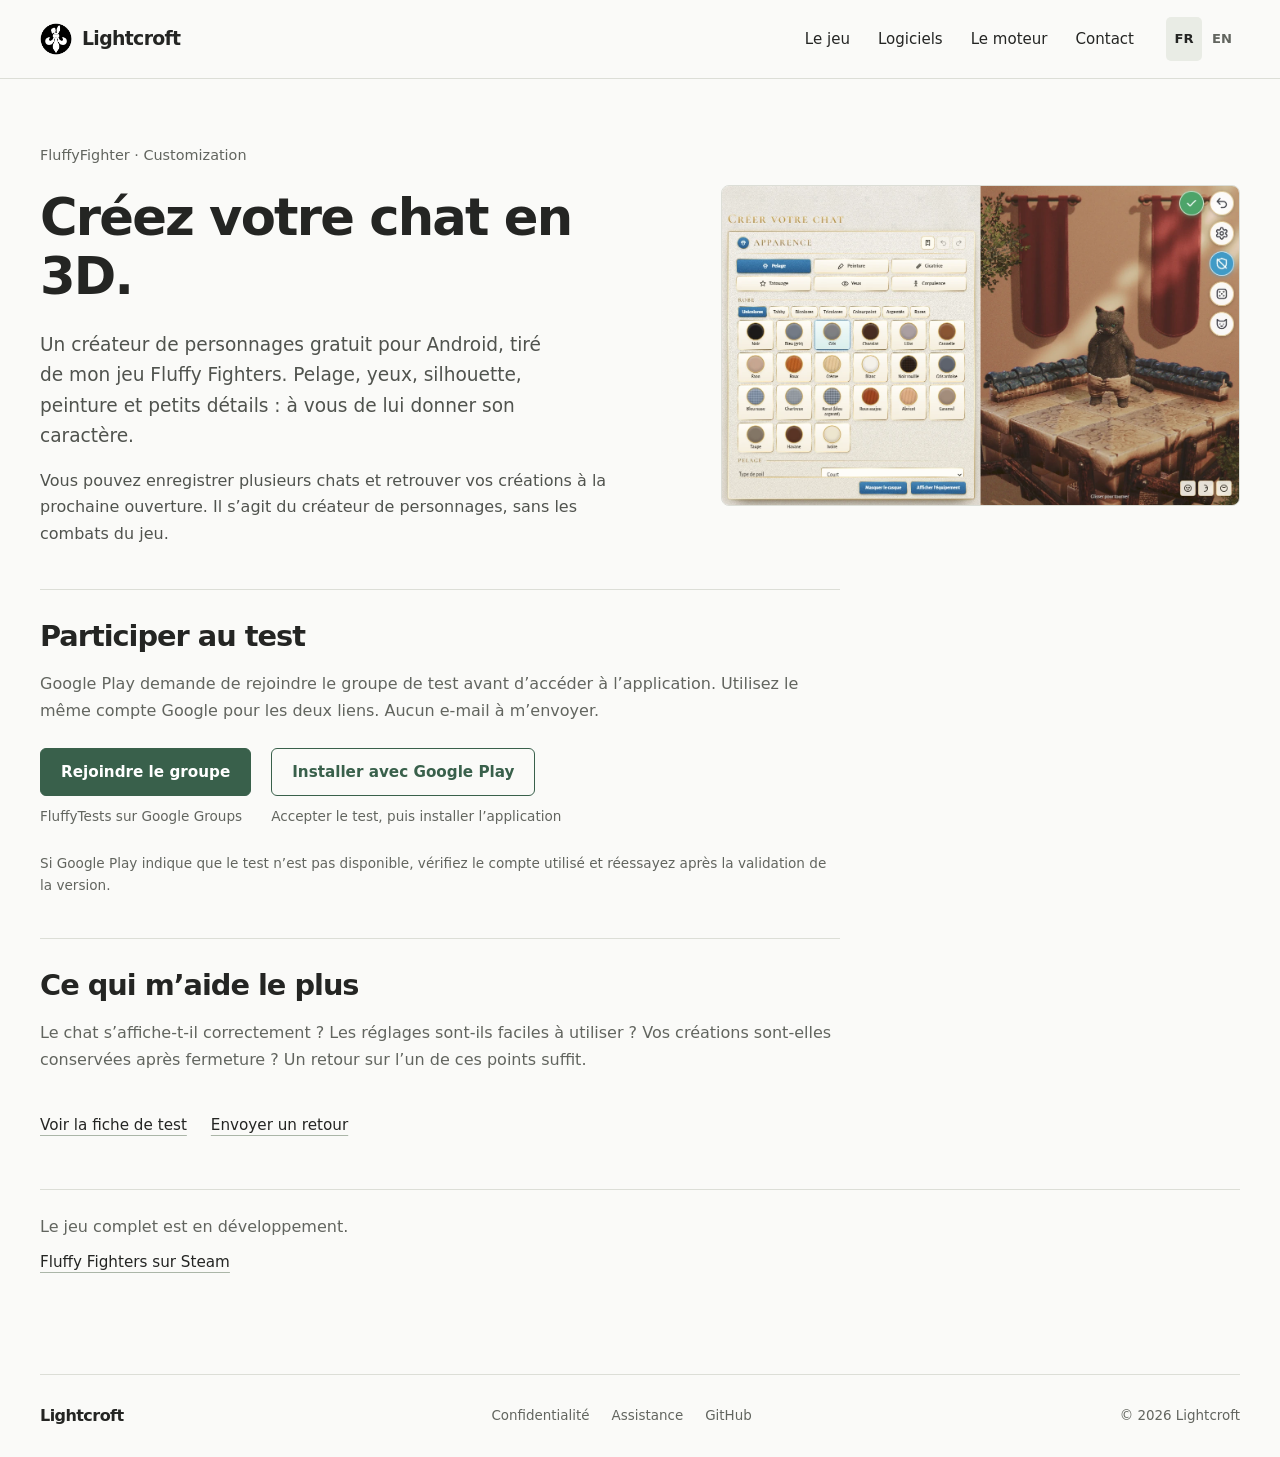
<file: tester-fluffyfighter-customization.html>
<!DOCTYPE html>
<html lang="fr">
<head>
<meta charset="utf-8"/>
<meta content="width=device-width, initial-scale=1" name="viewport"/>
<meta content="#fafaf8" name="theme-color"/><title>Tester le créateur de chats Android — Lightcroft</title>
<meta content="Pelages, couleurs, yeux et silhouette : découvrez le créateur de chats en 3D de Fluffy Fighters et participez au test Android." name="description"/>
<meta content="Tester le créateur de chats Android — Lightcroft" property="og:title"/>
<meta content="Pelages, couleurs, yeux et silhouette : découvrez le créateur de chats en 3D de Fluffy Fighters et participez au test Android." property="og:description"/>
<meta content="https://0lightcroft.github.io/fluffy-universe/assets/creator-desktop.webp" property="og:image"/>
<link href="assets/lightcroft.png" rel="icon"/>
<link href="assets/site.css?v=20261127" rel="stylesheet"/>
<script defer="" src="assets/site.js?v=20261127"></script></head>
<body><a class="skip-link" href="#contenu">Aller au contenu</a>
<header class="site-header">
<div class="wrap header-inner"><a class="brand" href="index.html"><img alt="" height="32" src="assets/lightcroft.png" width="32"/><span>Lightcroft</span></a>
<nav aria-label="Navigation"><a data-en="The game" data-fr="Le jeu" href="index.html#jeu">Le jeu</a><a data-en="Software" data-fr="Logiciels" href="index.html#logiciels">Logiciels</a><a data-en="Engine" data-fr="Le moteur" href="index.html#engine">Le moteur</a><a data-en="Contact" data-fr="Contact" href="index.html#contact">Contact</a></nav>
<div aria-label="Langue / Language" class="languages" role="group"><button aria-pressed="true" data-language="fr" type="button">FR</button><button aria-pressed="false" data-language="en" type="button">EN</button></div></div></header>
<main class="wrap tester" id="contenu">
<div class="tester-top">
<div>
<p class="eyebrow" data-en="FluffyFighter · Customization" data-fr="FluffyFighter · Customization">FluffyFighter · Customization</p>
<h1 data-en="Create your own 3D cat." data-fr="Créez votre chat en 3D.">Créez votre chat en 3D.</h1>
<p class="lead" data-en="A free Android character creator from my game, Fluffy Fighters. Choose its coat, eyes, build, paint and little details to give it a character of its own." data-fr="Un créateur de personnages gratuit pour Android, tiré de mon jeu Fluffy Fighters. Pelage, yeux, silhouette, peinture et petits détails : à vous de lui donner son caractère.">Un créateur de personnages gratuit pour Android, tiré de mon jeu Fluffy Fighters. Pelage, yeux, silhouette, peinture et petits détails : à vous de lui donner son caractère.</p>
<p class="muted" data-en="You can save several cats and find them again when you reopen the app. This is the character creator, without the game’s combat." data-fr="Vous pouvez enregistrer plusieurs chats et retrouver vos créations à la prochaine ouverture. Il s’agit du créateur de personnages, sans les combats du jeu.">Vous pouvez enregistrer plusieurs chats et retrouver vos créations à la prochaine ouverture. Il s’agit du créateur de personnages, sans les combats du jeu.</p></div>
<figure class="tester-screen"><img alt="Capture réelle du créateur de chats" fetchpriority="high" height="781" src="assets/creator-desktop.webp" width="1264"/></figure></div>
<section aria-labelledby="join-title" class="join-panel">
<h2 data-en="Join the test" data-fr="Participer au test" id="join-title">Participer au test</h2>
<p data-en="Google Play requires you to join the testing group before accessing the app. Use the same Google account for both links. There’s no need to email me." data-fr="Google Play demande de rejoindre le groupe de test avant d’accéder à l’application. Utilisez le même compte Google pour les deux liens. Aucun e-mail à m’envoyer.">Google Play demande de rejoindre le groupe de test avant d’accéder à l’application. Utilisez le même compte Google pour les deux liens. Aucun e-mail à m’envoyer.</p>
<div class="join-actions">
<div><a class="button" data-en="Join the group" data-fr="Rejoindre le groupe" href="https://groups.google.com/g/fluffytests" rel="noopener noreferrer" target="_blank">Rejoindre le groupe</a><small data-en="FluffyTests on Google Groups" data-fr="FluffyTests sur Google Groups">FluffyTests sur Google Groups</small></div>
<div><a class="button button-light" data-en="Install with Google Play" data-fr="Installer avec Google Play" href="https://play.google.com/apps/testing/com.lightcroft.fluffyfighter.customization" rel="noopener noreferrer" target="_blank">Installer avec Google Play</a><small data-en="Opt in to the test, then install the app" data-fr="Accepter le test, puis installer l’application">Accepter le test, puis installer l’application</small></div></div>
<p class="small muted" data-en="If Google Play says the test is unavailable, check which account you’re using and try again once the release has been approved." data-fr="Si Google Play indique que le test n’est pas disponible, vérifiez le compte utilisé et réessayez après la validation de la version.">Si Google Play indique que le test n’est pas disponible, vérifiez le compte utilisé et réessayez après la validation de la version.</p></section>
<section class="tester-notes">
<h2 data-en="What helps me most" data-fr="Ce qui m’aide le plus">Ce qui m’aide le plus</h2>
<p data-en="Does the cat display correctly? Are the controls easy to use? Are your creations still there after closing the app? Feedback on any one of these is welcome." data-fr="Le chat s’affiche-t-il correctement ? Les réglages sont-ils faciles à utiliser ? Vos créations sont-elles conservées après fermeture ? Un retour sur l’un de ces points suffit.">Le chat s’affiche-t-il correctement ? Les réglages sont-ils faciles à utiliser ? Vos créations sont-elles conservées après fermeture ? Un retour sur l’un de ces points suffit.</p>
<div class="actions"><a class="text-link" data-en="View the test checklist" data-fr="Voir la fiche de test" href="checklist-test-android.html">Voir la fiche de test</a><a class="text-link" data-en="Send feedback" data-fr="Envoyer un retour" href="mailto:rglightcroft@gmail.com?subject=Test%20Android%20Customization">Envoyer un retour</a></div></section>
<aside class="steam-note">
<p data-en="The full game is in development." data-fr="Le jeu complet est en développement.">Le jeu complet est en développement.</p><a class="text-link" data-en="Fluffy Fighters on Steam" data-fr="Fluffy Fighters sur Steam" href="https://store.steampowered.com/app/3918820/Fluffy_Fighters_Tactique/" rel="noopener noreferrer" target="_blank">Fluffy Fighters sur Steam</a></aside></main>
<footer class="site-footer wrap"><a class="brand" href="index.html">Lightcroft</a>
<div><a data-en="Privacy" data-fr="Confidentialité" href="privacy-fluffyfighter-customization.html">Confidentialité</a><a data-en="Support" data-fr="Assistance" href="support-fluffyfighter-customization.html">Assistance</a><a href="https://github.com/0Lightcroft/fluffy-universe" rel="noopener noreferrer" target="_blank">GitHub</a></div><span>© 2026 Lightcroft</span></footer></body></html>
</file>
<file: assets/site.css>
:root{color-scheme:light;--paper:#fafaf8;--ink:#242523;--muted:#62655f;--line:#dcded7;--accent:#39604b;--wash:#f0f3ed;font-family:system-ui,-apple-system,"Segoe UI",sans-serif;font-size:16px}
*{box-sizing:border-box}html{scroll-behavior:smooth;scroll-padding-top:100px}body{margin:0;background:var(--paper);color:var(--ink);line-height:1.65}a{color:inherit;text-decoration:none}button,input,select,textarea{font:inherit}img{display:block;max-width:100%;height:auto}figure,p,h1,h2,h3{margin:0}p+p{margin-top:16px}h1,h2,h3{font-weight:600;line-height:1.15;letter-spacing:-.035em}h1{font-size:clamp(2.8rem,5.5vw,4.6rem)}h2{font-size:clamp(1.9rem,3.4vw,2.65rem)}h3{font-size:1.25rem}a,button{-webkit-tap-highlight-color:transparent}a:focus-visible,button:focus-visible,input:focus-visible,textarea:focus-visible,select:focus-visible{outline:3px solid #718976;outline-offset:5px}::selection{background:#d9e6d7}[hidden]{display:none!important}.wrap{width:min(1200px,calc(100% - 64px));margin-inline:auto}.skip-link{position:absolute;top:-90px;left:16px;padding:10px;background:var(--ink);color:white;z-index:99}.skip-link:focus{top:10px}
.site-header{position:sticky;top:0;z-index:20;background:var(--paper);border-bottom:1px solid var(--line)}.header-inner{min-height:78px;display:flex;align-items:center;gap:32px}.brand{font-size:1.18rem;font-weight:700;letter-spacing:-.035em}.header-inner nav{display:flex;align-items:center;gap:28px;margin-left:auto}.header-inner nav a{font-size:.94rem;min-height:44px;display:flex;align-items:center}.header-inner nav a:hover{color:var(--accent)}.languages{display:flex;gap:2px;flex-shrink:0}.languages button{cursor:pointer;font-size:.82rem;font-weight:600;background:none;color:var(--muted);border:0;min-width:36px;min-height:44px;border-radius:5px}.languages button[aria-pressed=true]{color:var(--ink);background:#e9ece5}.eyebrow{font-size:.9rem;color:var(--muted);margin-bottom:20px}.hero{padding-block:78px 82px;display:grid;grid-template-columns:.85fr 1.25fr;gap:58px;align-items:center}.hero h1{margin-bottom:24px}.lead{font-size:1.16rem;color:#50534e;max-width:44ch}.actions{display:flex;align-items:center;flex-wrap:wrap;gap:18px 24px;margin-top:30px}.button{display:inline-flex;justify-content:center;align-items:center;min-height:48px;padding:10px 20px;border:1px solid var(--accent);border-radius:6px;background:var(--accent);color:#fff;font-size:.95rem;font-weight:600;transition:background .2s,transform .2s}.button:hover{background:#294a38;transform:translateY(-2px)}.button.secondary{background:transparent;color:var(--accent)}.button.secondary:hover{background:#e2e9df}.text-link{text-decoration:underline;text-decoration-color:#abb6a8;text-underline-offset:5px;font-size:.95rem;min-height:44px;display:inline-flex;align-items:center}.text-link:hover{color:var(--accent);text-decoration-color:var(--accent)}.hero-image img{width:100%;border-radius:9px;border:1px solid var(--line);box-shadow:0 12px 30px #1b26170a}.hero-image figcaption{font-size:.82rem;color:var(--muted);margin-top:13px}
.test-feature{background:var(--wash);border-block:1px solid var(--line)}.test-grid{display:grid;grid-template-columns:1.15fr .85fr;gap:100px;align-items:center;padding-block:64px;max-width:1030px}.test-copy h2{margin-bottom:24px}.test-copy>p{max-width:49ch}.muted{color:var(--muted)}.mobile-shot{max-width:260px;margin-inline:auto;max-height:470px;overflow:hidden;border:1px solid #d2d5cc;border-radius:10px;box-shadow:0 8px 22px #1b26170c}.mobile-shot img{width:100%}.tools-section{padding-block:76px 35px}.tools-section>h2{margin-bottom:38px;font-size:clamp(1.6rem,2.8vw,2.15rem)}.project-row{display:grid;grid-template-columns:180px 1fr 150px;gap:36px;align-items:baseline;padding-block:30px;border-top:1px solid var(--line)}.project-row p{color:var(--muted);max-width:58ch}.project-status{color:var(--muted);font-size:.85rem;text-align:right}.contact-section{padding-block:44px 76px}.contact-section h2{font-size:1.85rem;margin-bottom:18px}.contact-section>p{color:var(--muted)}.contact-section .actions{margin-top:14px}.site-footer{display:flex;justify-content:space-between;align-items:center;gap:24px;padding-block:28px;border-top:1px solid var(--line);font-size:.84rem;color:var(--muted)}.site-footer>div{display:flex;gap:22px;flex-wrap:wrap}.site-footer a:hover{color:var(--ink)}.site-footer .brand{color:var(--ink);font-size:1rem}
.tester{padding-block:65px}.tester-top{display:grid;grid-template-columns:1fr .85fr;gap:70px;align-items:center}.tester-top h1{font-size:clamp(2.4rem,4vw,3.5rem);margin-bottom:24px}.tester-top p:not(.eyebrow){color:#50534e}.tester-top figure img{width:100%;border:1px solid var(--line);border-radius:8px}.tester-top figcaption{font-size:.85rem;color:var(--muted);margin-top:12px}.join-section,.test-details{margin-top:44px;padding-top:32px;border-top:1px solid var(--line);max-width:800px}.join-section h2,.test-details h2{font-size:1.8rem;margin-bottom:18px}.join-section .actions{gap:12px;margin-top:24px}.join-section .small{font-size:.9rem;color:var(--muted);margin-top:18px}.steam-note{margin-top:42px;padding:24px 0;border-top:1px solid var(--line)}.steam-note p{color:var(--muted)}.test-details p{color:var(--muted)}
.document main{width:min(800px,calc(100% - 48px));margin:0 auto;padding-block:54px 70px}.document h1{font-size:clamp(2rem,4vw,2.8rem);overflow-wrap:anywhere}.document h2{font-size:1.6rem;margin:30px 0 18px}.document h3{font-size:1.1rem;margin:28px 0 12px}.document main p{margin-bottom:16px}.document main a{color:var(--accent);text-decoration:underline;text-underline-offset:3px;overflow-wrap:anywhere}.document main nav{display:flex;flex-wrap:wrap;gap:20px;margin-block:22px}.document .meta,.document main footer{color:var(--muted);font-size:.9rem}.document .summary{background:var(--wash);padding:20px;border-radius:6px}.document .contact{display:inline-flex;padding:12px 18px;background:var(--accent);color:white;border-radius:6px;text-decoration:none}.document section[lang=en]{border-top:1px solid var(--line);padding-top:22px;margin-top:32px}.document section[lang=en][data-selected-language]{border:0;padding-top:0;margin-top:0}.document main footer{margin-top:32px}.error-page{min-height:75vh;display:flex;flex-direction:column;justify-content:center;align-items:flex-start;gap:24px}
@media(max-width:1000px){.hero{gap:32px;grid-template-columns:1fr 1.1fr}.hero h1{font-size:3.4rem}.test-grid{gap:55px}.project-row{grid-template-columns:145px 1fr;gap:18px}.project-status{grid-column:2;text-align:left}.tester-top{gap:35px}.site-footer{flex-wrap:wrap}}
@media(max-width:700px){html{scroll-padding-top:115px}.wrap{width:calc(100% - 40px)}.header-inner{gap:10px;min-height:70px;flex-wrap:wrap;padding-block:10px}.header-inner nav{order:3;width:100%;justify-content:flex-start;gap:28px;margin-left:0;border-top:1px solid var(--line);padding-top:4px}.header-inner nav a{font-size:.9rem;min-height:36px}.languages{margin-left:auto}.brand{font-size:1.1rem}.hero{grid-template-columns:1fr;padding-block:38px 45px;gap:32px}.hero h1{font-size:clamp(2.8rem,11vw,3.5rem);margin-bottom:20px}.hero .eyebrow{margin-bottom:14px}.lead{font-size:1.08rem}.actions{gap:12px 22px;margin-top:23px}.hero-image figcaption{font-size:.8rem}.test-grid{grid-template-columns:1fr;padding-block:38px;gap:30px}.test-copy h2{margin-bottom:20px}.mobile-shot{max-width:240px;max-height:390px}.tools-section{padding-block:43px 18px}.tools-section>h2{margin-bottom:24px}.project-row{display:flex;flex-direction:column;gap:12px;padding-block:24px}.contact-section{padding-block:30px 42px}.contact-section h2{font-size:1.65rem}.site-footer{padding-block:24px;gap:18px}.site-footer>.brand{width:100%}.site-footer>div{gap:18px}.tester{padding-block:35px}.tester-top{grid-template-columns:1fr;gap:32px}.tester-top h1{font-size:2.6rem}.join-section,.test-details{margin-top:30px;padding-top:25px}.document main{padding-block:32px 40px}.document h1{font-size:2.1rem}.document main nav{gap:16px}}
@media(prefers-reduced-motion:no-preference){.hero-copy,.hero-image{animation:arrive .55s ease-out both}.hero-image{animation-delay:.08s}.will-reveal{opacity:0;transform:translateY(10px);transition:opacity .45s ease,transform .45s ease}.will-reveal.is-visible{opacity:1;transform:none}@keyframes arrive{from{opacity:0;transform:translateY(8px)}to{opacity:1;transform:none}}}@media(prefers-reduced-motion:reduce){html{scroll-behavior:auto}*,*::before,*::after{animation:none!important;transition:none!important}}
.brand{display:inline-flex;align-items:center;gap:10px}.brand img{border-radius:50%;flex-shrink:0}.join-panel,.tester-notes{margin-top:42px;border-top:1px solid var(--line);padding-top:30px;max-width:800px}.join-panel h2,.tester-notes h2{font-size:1.8rem;margin-bottom:18px}.join-panel>p,.tester-notes>p{color:var(--muted)}.join-actions{display:flex;gap:20px;flex-wrap:wrap;margin-top:24px}.join-actions>div{display:flex;flex-direction:column;align-items:flex-start;gap:9px}.join-actions small,.join-panel>.small{font-size:.85rem;color:var(--muted)}.join-panel>.small{margin-top:24px}.button-light{background:transparent;color:var(--accent)}.button-light:hover{background:var(--wash)}
.game-title-sub{display:block;font-size:.68em;font-weight:400;margin-top:9px;color:var(--muted)}.hero-note{font-size:.86rem;color:var(--muted);margin-top:20px}.game-section{padding-bottom:64px}.game-section>h2{font-size:1.8rem}.section-intro{max-width:66ch;color:var(--muted);margin-top:18px}.game-gallery{display:grid;grid-template-columns:repeat(3,minmax(0,1fr));gap:24px;margin-top:28px}.game-gallery img{width:100%;border:1px solid var(--line);border-radius:7px;transition:transform .2s}.game-gallery a:hover img{transform:translateY(-2px)}.game-gallery figcaption{font-size:.87rem;color:var(--muted);margin-top:11px}.software-section{background:var(--wash);border-block:1px solid var(--line);padding-block:60px}.software-section h2{font-size:2.1rem}.software-grid{display:grid;grid-template-columns:1fr 1fr;gap:60px;margin-top:32px}.software-grid article{padding-top:26px;border-top:1px solid #cbd3c7}.software-grid .eyebrow{margin-bottom:14px}.software-grid h3{font-size:1.9rem;margin-bottom:18px}.software-grid article>p:last-child{color:var(--muted);max-width:49ch}.engine-grid{display:grid;grid-template-columns:.7fr 1.3fr;gap:80px;padding-block:56px}.engine-grid p{color:var(--muted)}
@media(max-width:700px){.hero{padding-bottom:38px}.game-section{padding-bottom:38px}.game-gallery{grid-template-columns:1fr;gap:24px}.software-section{padding-block:38px}.software-section h2{font-size:1.8rem}.software-grid{grid-template-columns:1fr;gap:28px}.software-grid h3{font-size:1.7rem}.engine-grid{grid-template-columns:1fr;gap:20px;padding-block:38px}}
.engine-feature{display:grid;grid-template-columns:.7fr 1.3fr;gap:75px;padding-block:58px;border-bottom:1px solid var(--line)}.engine-feature p{max-width:62ch}.related-project{display:grid;grid-template-columns:1fr 1fr;gap:55px;align-items:center;padding-block:50px}.related-project figure img{border:1px solid var(--line);border-radius:7px}.related-project h2{font-size:1.75rem;margin-bottom:18px}.related-project p:not(.eyebrow){color:var(--muted)}.related-project .text-link{margin-top:16px}.related-project .eyebrow{margin-bottom:14px}
@media(max-width:700px){.engine-feature{grid-template-columns:1fr;gap:20px;padding-block:36px}.related-project{grid-template-columns:1fr;gap:26px;padding-block:36px}.header-inner nav{gap:24px}}
@media print{.site-header,.site-footer,.languages{display:none}.document main{width:100%;padding:0}body{background:white;color:black}.will-reveal{opacity:1;transform:none}}
</file>
